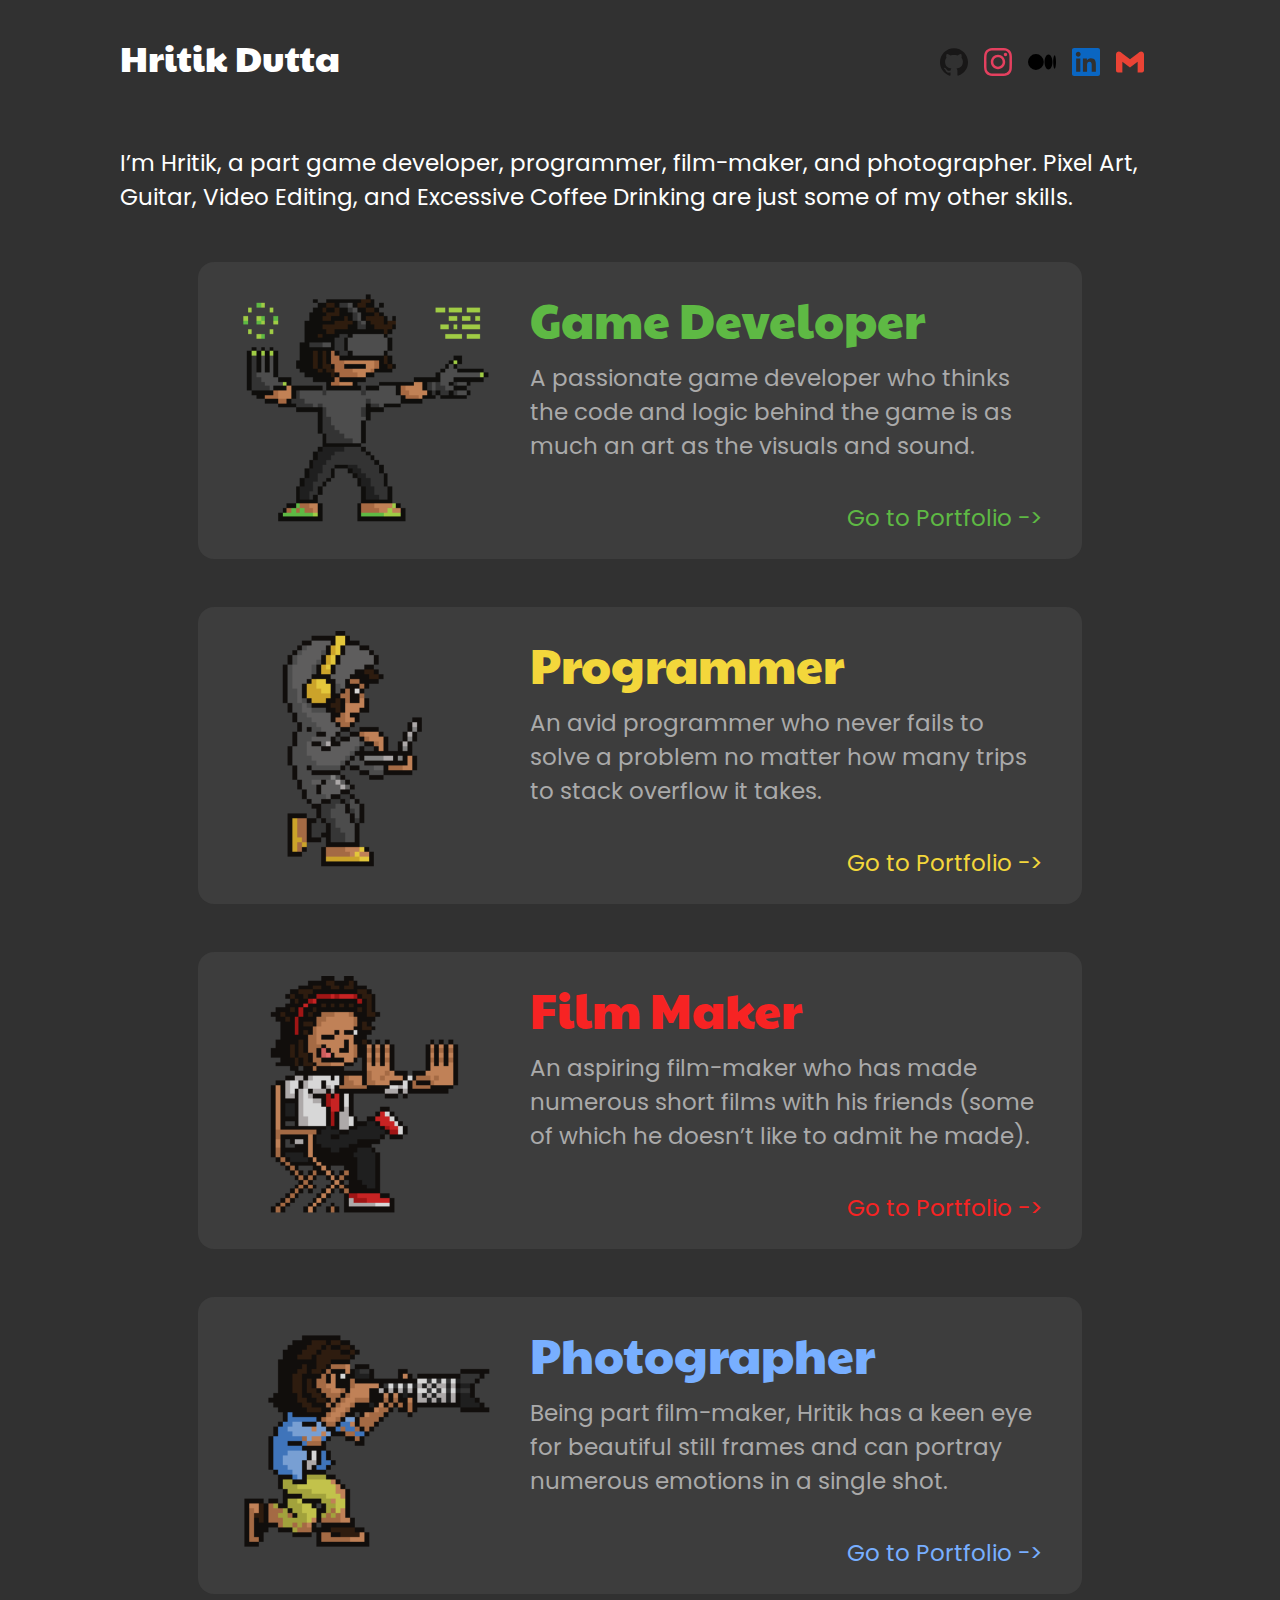
<file: index.html>
<!DOCTYPE html>
<html lang="en">
<head>
    <meta charset="UTF-8">
    <meta http-equiv="X-UA-Compatible" content="IE=edge">
    <meta name="viewport" content="width=device-width, initial-scale=1.0">
    <title>Select your Hritik (Work in Progress)</title>
    <link rel="preconnect" href="https://fonts.gstatic.com">
    <link href="https://fonts.googleapis.com/css2?family=Paytone+One&family=Poppins:wght@300&display=swap" rel="stylesheet">
    <link rel="stylesheet" href="style.css" />
    
    <!-- Global site tag (gtag.js) - Google Analytics -->
    <script async src="https://www.googletagmanager.com/gtag/js?id=G-B4QS73RGYC"></script>
    <script>
    window.dataLayer = window.dataLayer || [];
    function gtag(){dataLayer.push(arguments);}
    gtag('js', new Date());

    gtag('config', 'G-B4QS73RGYC');
    </script>
</head>
<body>
    <nav id="navbar" class="home-container">
        <div id="link-container">
            <div id="select-hritik" class="special-text">Hritik Dutta</div>
        </div>
        <div id="details">
            <a class="social-link" href="https://github.com/HritikDutta">
                    <img src="res/icons/links/github.svg" style="fill: #181717;" alt="GitHub" />
                </a>
            <a class="social-link" href="https://www.instagram.com/isnt.a.gram/">
                    <img src="res/icons/links/instagram.svg" style="fill: #E4405F;" alt="Instagram" />
                </a>
            <a class="social-link" href="https://medium.com/@threewaydude">
                    <img src="res/icons/links/medium.svg" style="fill: #000000;" alt="Medium Blog" />
                </a>
            <a class="social-link" href="https://www.linkedin.com/in/hritik-dutta-a2b498154/">
                    <img src="res/icons/links/linkedin.svg" style="fill: #0A66C2;" alt="LinkedIn" />
                </a>
            <a class="social-link" href="mailto:dutta.hritik@gmail.com">
                    <img src="res/icons/links/gmail.svg" style="fill: #EA4335;" alt="Gmail" />
                </a>
            </div>
    </nav>
    <section class="home-container">
        <p id="main-blurb">I’m Hritik, a part game developer, programmer, film-maker, and photographer. Pixel Art, Guitar, Video Editing, and Excessive Coffee Drinking are just some of my other skills.</p>

        <a class="character-link" href="Game Developer.html">
                <div class="character-card">
                    <div id="hero-image-section"><img src="res/images/game-dev.png" alt="Game DeveloperPersona" class="hero-image" /></div>
                    <div class="character-info">
                        <h1 class="special-text" style="color:#5eb944">Game Developer</h1>
                        <p>
                            A passionate game developer who thinks the code and logic behind the game is as much an art as the visuals and sound.</p>
                        <div class="portfolio-link" style="color:#5eb944">
                            <div>
                                Go to Portfolio ->
                            </div>
                        </div>
                    </div>
                </div>
            </a>
        <a class="character-link" href="Programmer.html">
                <div class="character-card">
                    <div id="hero-image-section"><img src="res/images/programmer.png" alt="ProgrammerPersona" class="hero-image" /></div>
                    <div class="character-info">
                        <h1 class="special-text" style="color:#f3d73b">Programmer</h1>
                        <p>
                            An avid programmer who never fails to solve a problem no matter how many trips to stack overflow it takes.</p>
                        <div class="portfolio-link" style="color:#f3d73b">
                            <div>
                                Go to Portfolio ->
                            </div>
                        </div>
                    </div>
                </div>
            </a>
        <a class="character-link" href="Film Maker.html">
                <div class="character-card">
                    <div id="hero-image-section"><img src="res/images/filmmaker.png" alt="Film MakerPersona" class="hero-image" /></div>
                    <div class="character-info">
                        <h1 class="special-text" style="color:#f72323">Film Maker</h1>
                        <p>
                            An aspiring film-maker who has made numerous short films with his friends (some of which he doesn’t like to admit he made).</p>
                        <div class="portfolio-link" style="color:#f72323">
                            <div>
                                Go to Portfolio ->
                            </div>
                        </div>
                    </div>
                </div>
            </a>
        <a class="character-link" href="Photographer.html">
                <div class="character-card">
                    <div id="hero-image-section"><img src="res/images/photographer.png" alt="PhotographerPersona" class="hero-image" /></div>
                    <div class="character-info">
                        <h1 class="special-text" style="color:#78afff">Photographer</h1>
                        <p>
                            Being part film-maker, Hritik has a keen eye for beautiful still frames and can portray numerous emotions in a single shot.</p>
                        <div class="portfolio-link" style="color:#78afff">
                            <div>
                                Go to Portfolio ->
                            </div>
                        </div>
                    </div>
                </div>
            </a>
        </section>
</body>
</html>
</file>
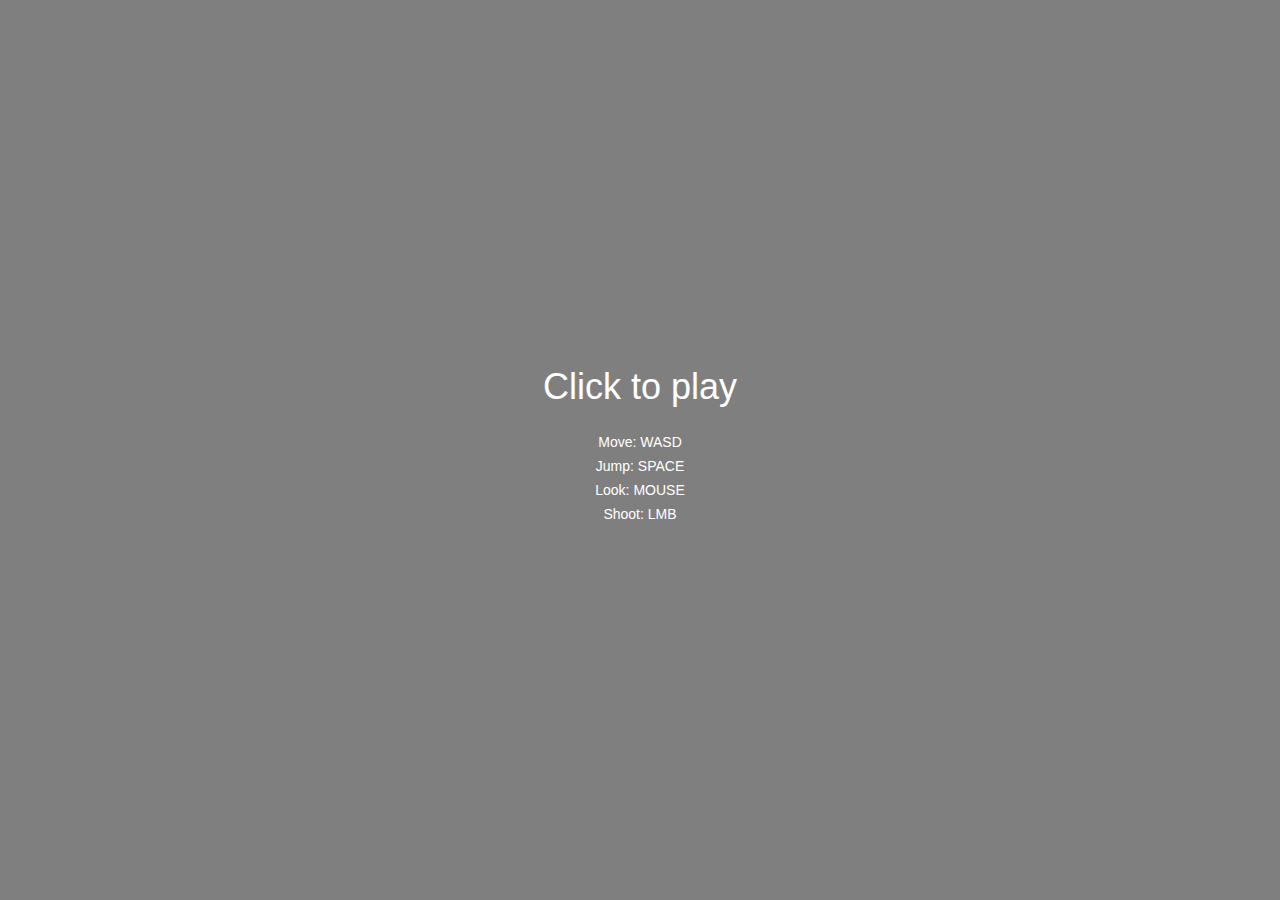
<file: game/index.html>
<!DOCTYPE html>
<html lang="en">
	<head>
		<title>Super Smash Browse</title>
		<meta charset="utf-8">
		<meta name="viewport" content="width=device-width, user-scalable=no, minimum-scale=1.0, maximum-scale=1.0">
		<!-- <link type="text/css" rel="stylesheet" href="main.css"> -->
		<style>
            body {
                margin: 0;
                padding: 0;
            }

			#blocker {
				position: absolute;
				width: 100%;
				height: 100%;
				background-color: rgba(0,0,0,0.5);
			}

			#instructions {
				width: 100%;
				height: 100%;

				display: -webkit-box;
				display: -moz-box;
				display: box;

				-webkit-box-orient: horizontal;
				-moz-box-orient: horizontal;
				box-orient: horizontal;

				-webkit-box-pack: center;
				-moz-box-pack: center;
				box-pack: center;

				-webkit-box-align: center;
				-moz-box-align: center;
				box-align: center;

				color: #ffffff;
				text-align: center;
				font-family: Arial;
				font-size: 14px;
				line-height: 24px;

				cursor: pointer;
			}

			#game-ui {
				display: -webkit-box;
				display: -moz-box;
				display: box;

				-webkit-box-orient: horizontal;
				-moz-box-orient: horizontal;
				box-orient: horizontal;

				-webkit-box-pack: center;
				-moz-box-pack: center;
				box-pack: center;

				-webkit-box-align: center;
				-moz-box-align: center;
				box-align: center;

				position: absolute;
				width: 100%;
				height: 100%;
				text-align: center;
				font-family: monospace;
				font-size: 30px;
				font-weight: 1000;
				color: #7fffd4;
			}
		</style>
	</head>
	<body>
		<div id="game-ui" style="display: none;">
			(+)
		</div>
		<div id="blocker">
			<div id="instructions">
				<span style="font-size:36px">Click to play</span>
				<br /><br />
				Move: WASD<br/>
				Jump: SPACE<br/>
				Look: MOUSE<br />
				Shoot: LMB
			</div>
		</div>

		<script src="js/ammo.js"></script>
		<script type="module">
			import * as THREE from './js/three.module.js';
            import { Player } from './js/Player.js';
			import { GLTFLoader } from 'https://threejsfundamentals.org/threejs/resources/threejs/r127/examples/jsm/loaders/GLTFLoader.js';

			let camera, scene, renderer, player;
			let physicsWorld, rigidBodies = [], tmpTrans;
			let defaultCollisionMask = 1;

			const STATE = { DISABLE_DEACTIVAION: 4 };

			let prevTime = performance.now();
			const vertex = new THREE.Vector3();
			const color = new THREE.Color();

			// Initialize Ammo
			Ammo().then(() => {
				init();
				animate();
			});

			function setupPhysicsWorld() {
				let collisionConfig 	 = new Ammo.btDefaultCollisionConfiguration(),
					dispatcher 			 = new Ammo.btCollisionDispatcher(collisionConfig),
					overlappingPairCache = new Ammo.btDbvtBroadphase(),
					solver 				 = new Ammo.btSequentialImpulseConstraintSolver();

				physicsWorld = new Ammo.btDiscreteDynamicsWorld(dispatcher, overlappingPairCache, solver, collisionConfig);
				physicsWorld.setGravity(new Ammo.btVector3(0, -100, 0));
			}

			function createFloor() {
				let pos   = { x: 0, y: 0, z: 0 };
				let scale = { x: 2000, y: 0.1, z: 2000 };
				let quat  = { x: 0, y: 0, z: 0, w: 1 };
				let mass  = 0;

				let floorBlock = new THREE.Mesh(new THREE.BoxGeometry(), new THREE.MeshPhongMaterial({ color: 0x808882 }));
				floorBlock.position.copy(pos);
				floorBlock.scale.copy(scale);

				floorBlock.recieveShadow = true;
				
				scene.add(floorBlock);

				let transform = new Ammo.btTransform();
				transform.setIdentity();
				transform.setOrigin(new Ammo.btVector3(pos.x, pos.y, pos.z));
				transform.setRotation(new Ammo.btQuaternion(quat.x, quat.y, quat.z, quat.w));
				let motionState = new Ammo.btDefaultMotionState(transform);

				let colShape = new Ammo.btBoxShape(new Ammo.btVector3(scale.x * 0.5, scale.y * 0.5, scale.z * 0.5))
				colShape.setMargin(0.05);

				let localInertia = new Ammo.btVector3(0, 0, 0);
				colShape.calculateLocalInertia(mass, localInertia);

				let rbInfo = new Ammo.btRigidBodyConstructionInfo(mass, motionState, colShape, localInertia);
				let body = new Ammo.btRigidBody(rbInfo);

				body.setFriction(4);
				body.setRollingFriction(4);
				body.setActivationState(STATE.DISABLE_DEACTIVAION);

				physicsWorld.addRigidBody(body, defaultCollisionMask, defaultCollisionMask);
			}

			function createBlock(pos, boxGeometry, colShape) {
				let quat  = { x: 0, y: 0, z: 0, w: 1 };
				let mass  = 1;

				const boxMaterial = new THREE.MeshPhongMaterial( { color: 0xaa4444 } );
				const box = new THREE.Mesh( boxGeometry, boxMaterial );
				box.position.copy(pos);

				box.castShadow = true;
				box.recieveShadow = true;

				scene.add( box );

				let transform = new Ammo.btTransform();
				transform.setIdentity();
				transform.setOrigin(new Ammo.btVector3(pos.x, pos.y, pos.z));
				transform.setRotation(new Ammo.btQuaternion(quat.x, quat.y, quat.z, quat.w))
				let motionState = new Ammo.btDefaultMotionState(transform);

				let localInertia = new Ammo.btVector3(0, 0, 0);
				colShape.calculateLocalInertia(mass, localInertia);

				let rbInfo = new Ammo.btRigidBodyConstructionInfo(mass, motionState, colShape, localInertia);
				let body = new Ammo.btRigidBody(rbInfo);

				body.setFriction(4);
				body.setRollingFriction(4);
				body.setActivationState(STATE.DISABLE_DEACTIVAION);

				physicsWorld.addRigidBody(body, defaultCollisionMask, defaultCollisionMask);

				box.userData.physicsBody = body;
				rigidBodies.push(box);
			}

			function loadModelAndAddToScene(modelpath) {

				const gltfLoader = new GLTFLoader();

				gltfLoader.load(modelpath, (gltf) => {
				const root = gltf.scene;
				scene.add(root);

			});
			}

			function updatePhysics(deltaTime) {
				physicsWorld.stepSimulation(deltaTime, 10);

				for (let i = 0; i < rigidBodies.length; i++) {
					let box = rigidBodies[i];
					let rb = box.userData.physicsBody;
					let ms = rb.getMotionState();

					if (ms) {
						ms.getWorldTransform(tmpTrans);
						let p = tmpTrans.getOrigin();
						let q = tmpTrans.getRotation();
						box.position.set(p.x(), p.y(), p.z());
						box.quaternion.set(q.x(), q.y(), q.z(), q.w());
					}
				}
			}

			function init() {
				setupPhysicsWorld();
				tmpTrans = new Ammo.btTransform();

				camera = new THREE.PerspectiveCamera( 75, window.innerWidth / window.innerHeight, 1, 1000 );
				camera.position.y = 10;

				scene = new THREE.Scene();
				scene.background = new THREE.Color( 0xffffff );
				scene.fog = new THREE.Fog( 0xffffff, 0, 750 );

				const light = new THREE.HemisphereLight( 0xeeeeff, 0x777788, 0.75 );
				light.position.set( 0.5, 1, 0.75 );
				scene.add( light );

				//Add directional light
				let dirLight = new THREE.DirectionalLight(0xffffff, 1);
				dirLight.color.setHSL(0.1, 1, 0.95);
				dirLight.position.set(-1, 1.75, 1);
				dirLight.position.multiplyScalar(100);
				scene.add(dirLight);

				dirLight.castShadow = true;

				dirLight.shadow.mapSize.width = 2048;
				dirLight.shadow.mapSize.height = 2048;

				let d = 50;

				dirLight.shadow.camera.left = -d;
				dirLight.shadow.camera.right = d;
				dirLight.shadow.camera.top = d;
				dirLight.shadow.camera.bottom = -d;

				dirLight.shadow.camera.far = 13500;

                player = new Player(camera);

				const blocker = document.getElementById( 'blocker' );
				const instructions = document.getElementById( 'instructions' );
				const gameui = document.getElementById( 'game-ui' );

				instructions.addEventListener( 'click', function () {
					player.controls.lock();
				} );

				player.controls.addEventListener( 'lock', function () {
					instructions.style.display = 'none';
					blocker.style.display = 'none';
					gameui.style.display = '';
				} );

				player.controls.addEventListener( 'unlock', function () {
					blocker.style.display = 'block';
					instructions.style.display = '';
					gameui.style.display = 'none';
				} );

				scene.add( player.object );

				createFloor();

				const boxGeometry = new THREE.BoxGeometry( 20, 20, 20 );

				for ( let i = 0; i < 100; i ++ ) {
					const pos = new THREE.Vector3();
					pos.x = Math.floor( Math.random() * 6 - 3 ) * 20;
					pos.y = Math.floor( Math.random() * 50 ) * 20 + 10;
					pos.z = Math.floor( Math.random() * 6 - 3 ) * 20;

					let colShape = new Ammo.btBoxShape(new Ammo.btVector3(10, 10, 10));
					colShape.setMargin(0.05);

					createBlock(pos, boxGeometry, colShape);
				}

				// loadModelAndAddToScene('res/models/map-prototype/scene.gltf');

				//

				renderer = new THREE.WebGLRenderer( { antialias: true } );
				renderer.setPixelRatio( window.devicePixelRatio );
				renderer.setSize( window.innerWidth, window.innerHeight );
            	renderer.shadowMap.enabled = true;
				document.body.appendChild( renderer.domElement );

				//

				window.addEventListener( 'resize', onWindowResize );

			}

			function onWindowResize() {

				camera.aspect = window.innerWidth / window.innerHeight;
				camera.updateProjectionMatrix();

				renderer.setSize( window.innerWidth, window.innerHeight );

			}

			function animate() {
				requestAnimationFrame( animate );

				const time = performance.now();

				if ( player.controls.isLocked === true ) {
					const deltaTime = ( time - prevTime ) / 1000;
					updatePhysics(deltaTime);
                    player.update(deltaTime, scene, physicsWorld);
                }

                prevTime = time;
				renderer.render( scene, camera );
			}

		</script>
 	</body>
</html>
</file>
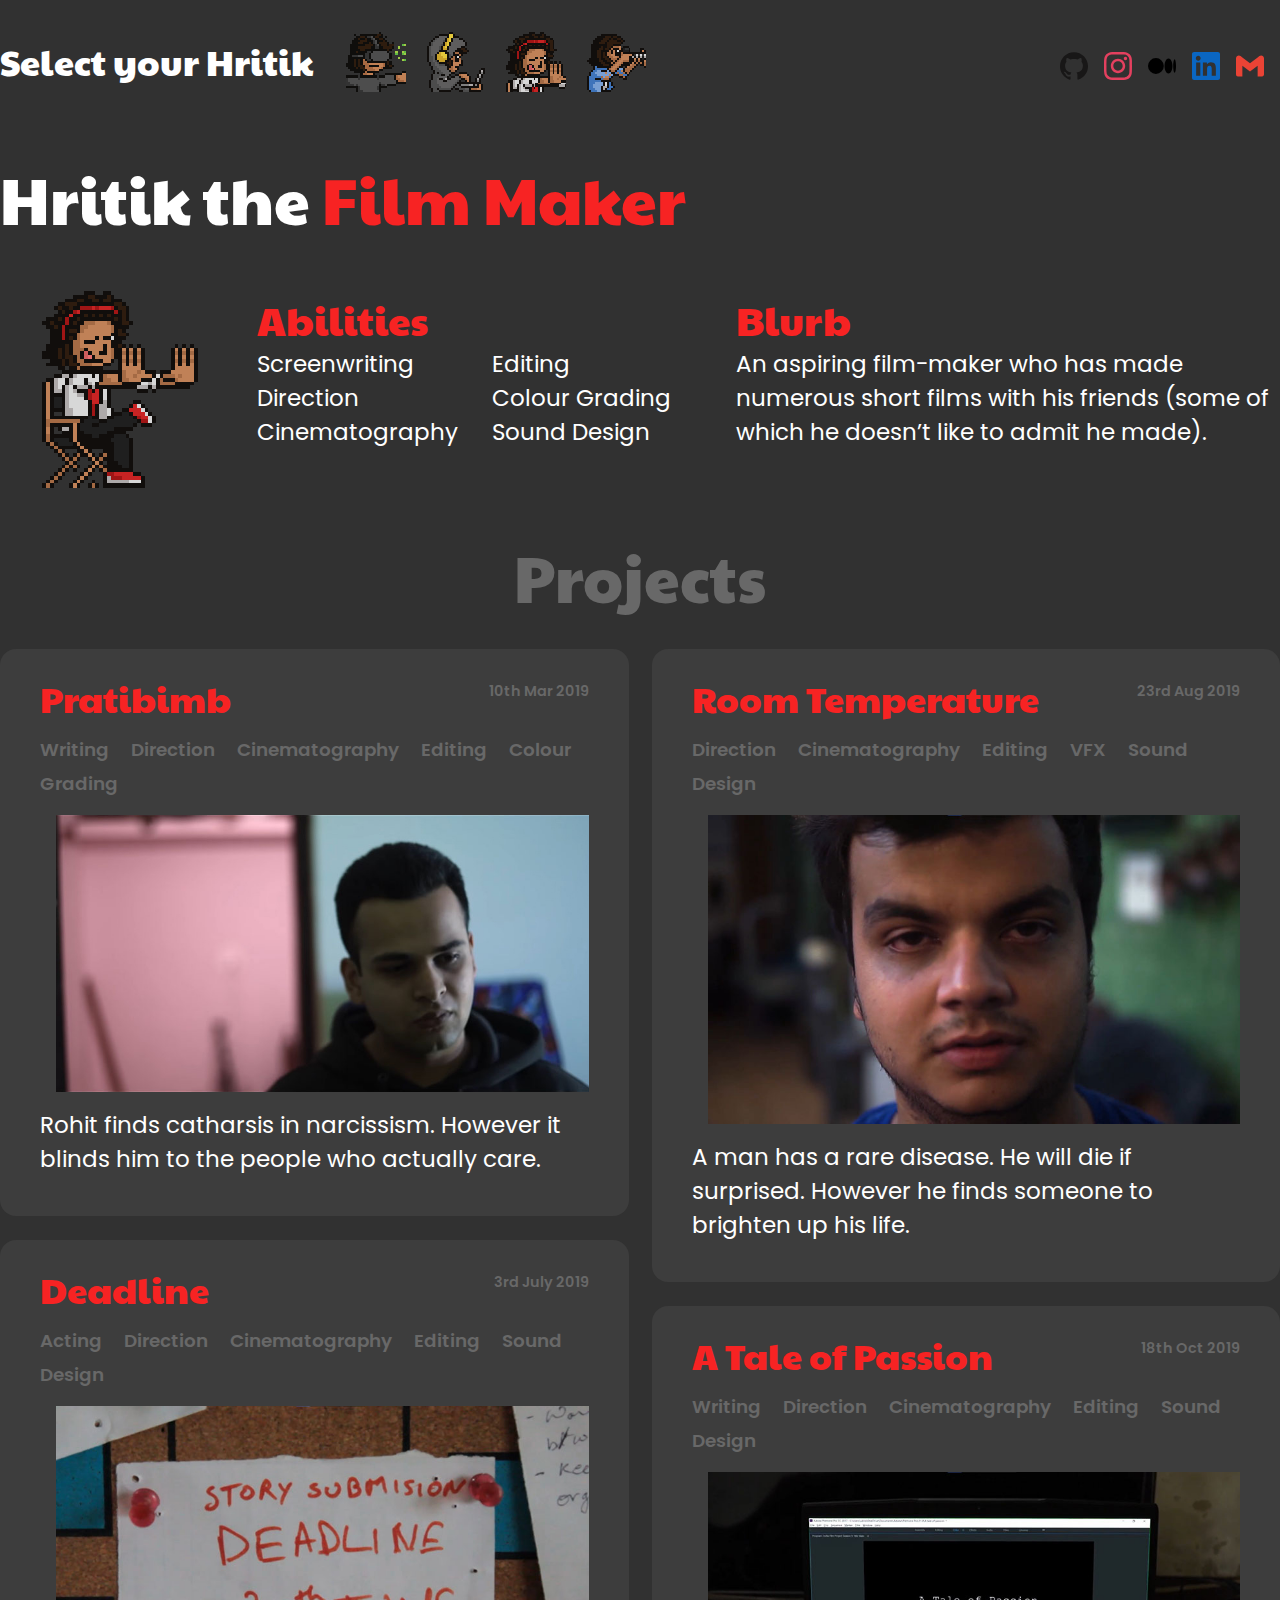
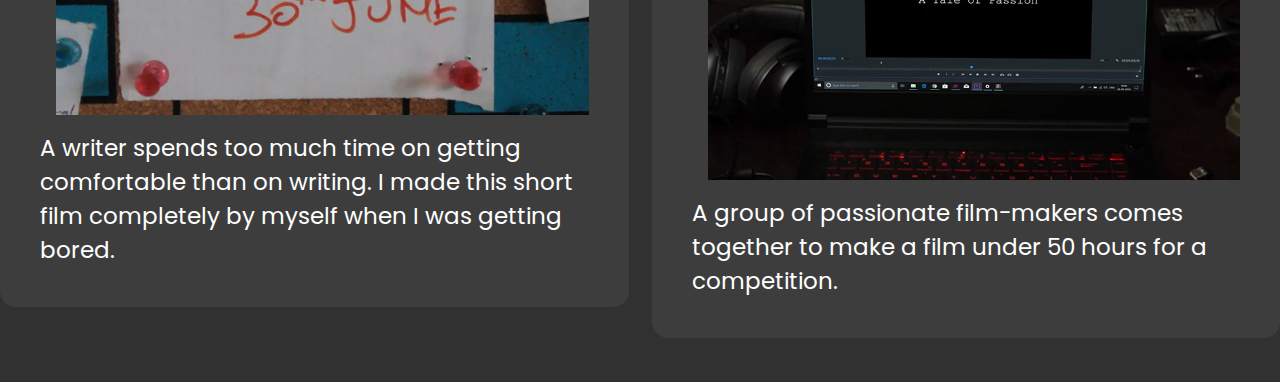
<file: Film Maker.html>
<!DOCTYPE html>
<html lang="en">
<head>
    <meta charset="UTF-8">
    <meta http-equiv="X-UA-Compatible" content="IE=edge">
    <meta name="viewport" content="width=device-width, initial-scale=1.0">
    <title>Hritik the Film Maker</title>
    <link rel="preconnect" href="https://fonts.gstatic.com">
    <link href="https://fonts.googleapis.com/css2?family=Paytone+One&family=Poppins:wght@300&display=swap" rel="stylesheet">
    <link rel="stylesheet" href="style.css" />
    <link rel="shortcut icon" href="res/icons/filmmaker.png" />
    <style>
        .signature-color {
            color: #f72323;
        }
    </style>

    <!-- Global site tag (gtag.js) - Google Analytics -->
    <script async src="https://www.googletagmanager.com/gtag/js?id=G-B4QS73RGYC"></script>
    <script>
    window.dataLayer = window.dataLayer || [];
    function gtag(){dataLayer.push(arguments);}
    gtag('js', new Date());

    gtag('config', 'G-B4QS73RGYC');
    </script>
</head>
<body>
    <nav id="navbar" class="container">
        <div id="link-container">
            <div id="select-hritik" class="special-text">Select your Hritik</div>
            <div id="links" class="special-text">
                <div class="link">
                    <a href="Game Developer.html"><img src="res/icons/game-dev.png" /></a>
                        <h6 style="color: #5eb944;">Game Developer</h6>
                    </div>
                <div class="link">
                    <a href="Programmer.html"><img src="res/icons/programmer.png" /></a>
                        <h6 style="color: #f3d73b;">Programmer</h6>
                    </div>
                <div class="link selected">
                    <a href="Film Maker.html"><img src="res/icons/filmmaker.png" /></a>
                        <h6 style="color: #f72323;">Film Maker</h6>
                    </div>
                <div class="link">
                    <a href="Photographer.html"><img src="res/icons/photographer.png" /></a>
                        <h6 style="color: #78afff;">Photographer</h6>
                    </div>
                </div>
        </div>
        <div id="details">
            <a class="social-link" href="https://github.com/HritikDutta">
                    <img src="res/icons/links/github.svg" style="fill: #181717;" alt="GitHub" />
                </a>
            <a class="social-link" href="https://www.instagram.com/isnt.a.gram/">
                    <img src="res/icons/links/instagram.svg" style="fill: #E4405F;" alt="Instagram" />
                </a>
            <a class="social-link" href="https://medium.com/@threewaydude">
                    <img src="res/icons/links/medium.svg" style="fill: #000000;" alt="Medium Blog" />
                </a>
            <a class="social-link" href="https://www.linkedin.com/in/hritik-dutta-a2b498154/">
                    <img src="res/icons/links/linkedin.svg" style="fill: #0A66C2;" alt="LinkedIn" />
                </a>
            <a class="social-link" href="mailto:dutta.hritik@gmail.com">
                    <img src="res/icons/links/gmail.svg" style="fill: #EA4335;" alt="Gmail" />
                </a>
            </div>
    </nav>

    <section id="about-character" class="container">
        <h1 class="special-text">Hritik the <span class="signature-color">Film Maker</span></h1>
        <div id="about">
            <div id="hero-image-section"><img src="res/images/filmmaker.png" alt="Film MakerPersona" class="hero-image" /></div>
            <div id="abilities">
                <h3 class="special-text signature-color">Abilities</h3>
                <div id="ability-list">
                    <div>Screenwriting</div>
                    <div>Direction</div>
                    <div>Cinematography</div>
                    <div>Editing</div>
                    <div>Colour Grading</div>
                    <div>Sound Design</div>
                    </div>
            </div>
            <div id="blurb">
                <h3 class="special-text signature-color">Blurb</h3>
                <p>
                    An aspiring film-maker who has made numerous short films with his friends (some of which he doesn’t like to admit he made).</p>
            </div>
        </div>
    </section>

    <section id="projects" class="container">
        <h1 id="projects-header" class="special-text grey-text">Projects</h1>
        <div id="project-list">
            <!-- Project: Pratibimb-->
                <div class="project-card">
                    <nav>
                        <a href="https://youtu.be/vRULSmAdJm0" class="project-title special-text signature-color">Pratibimb</a>
                        <div class="project-date grey-text">10th Mar 2019</div>
                    </nav>
                    <ul>
                        <li class="project-skill grey-text">Writing</li>
                        <li class="project-skill grey-text">Direction</li>
                        <li class="project-skill grey-text">Cinematography</li>
                        <li class="project-skill grey-text">Editing</li>
                        <li class="project-skill grey-text">Colour Grading</li>
                        </ul>
                    <div class="image-scroll">
                        <img src="res/images/films/01-Pratibimb/thumbnail_01.jpg" />
                        <img src="res/images/films/01-Pratibimb/thumbnail_02.jpg" />
                        <img src="res/images/films/01-Pratibimb/thumbnail_03.jpg" />
                        <img src="res/images/films/01-Pratibimb/thumbnail_04.jpg" />
                        </div>
                    <p>
                        Rohit finds catharsis in narcissism. However it blinds him to the people who actually care.</p>
                </div>
            <!-- Project: Deadline-->
                <div class="project-card">
                    <nav>
                        <a href="https://youtu.be/Q7KG49R1Of0" class="project-title special-text signature-color">Deadline</a>
                        <div class="project-date grey-text">3rd July 2019</div>
                    </nav>
                    <ul>
                        <li class="project-skill grey-text">Acting</li>
                        <li class="project-skill grey-text">Direction</li>
                        <li class="project-skill grey-text">Cinematography</li>
                        <li class="project-skill grey-text">Editing</li>
                        <li class="project-skill grey-text">Sound Design</li>
                        </ul>
                    <div class="image-scroll">
                        <img src="res/images/films/02-Deadline/thumbnail_01.jpg" />
                        <img src="res/images/films/02-Deadline/thumbnail_02.jpg" />
                        <img src="res/images/films/02-Deadline/thumbnail_03.jpg" />
                        </div>
                    <p>
                        A writer spends too much time on getting comfortable than on writing. I made this short film completely by myself when I was getting bored.</p>
                </div>
            <!-- Project: Room Temperature-->
                <div class="project-card">
                    <nav>
                        <a href="https://youtu.be/2vQ4EzGkUpk" class="project-title special-text signature-color">Room Temperature</a>
                        <div class="project-date grey-text">23rd Aug 2019</div>
                    </nav>
                    <ul>
                        <li class="project-skill grey-text">Direction</li>
                        <li class="project-skill grey-text">Cinematography</li>
                        <li class="project-skill grey-text">Editing</li>
                        <li class="project-skill grey-text">VFX</li>
                        <li class="project-skill grey-text">Sound Design</li>
                        </ul>
                    <div class="image-scroll">
                        <img src="res/images/films/03-Room Temperature/thumbnail_01.jpg" />
                        <img src="res/images/films/03-Room Temperature/thumbnail_02.jpg" />
                        <img src="res/images/films/03-Room Temperature/thumbnail_03.jpg" />
                        <img src="res/images/films/03-Room Temperature/thumbnail_04.jpg" />
                        </div>
                    <p>
                        A man has a rare disease. He will die if surprised. However he finds someone to brighten up his life.</p>
                </div>
            <!-- Project: A Tale of Passion-->
                <div class="project-card">
                    <nav>
                        <a href="https://youtu.be/jzz1xMU5YCs" class="project-title special-text signature-color">A Tale of Passion</a>
                        <div class="project-date grey-text">18th Oct 2019</div>
                    </nav>
                    <ul>
                        <li class="project-skill grey-text">Writing</li>
                        <li class="project-skill grey-text">Direction</li>
                        <li class="project-skill grey-text">Cinematography</li>
                        <li class="project-skill grey-text">Editing</li>
                        <li class="project-skill grey-text">Sound Design</li>
                        </ul>
                    <div class="image-scroll">
                        <img src="res/images/films/04-A Tale of Passion/thumbnail_01.jpg" />
                        <img src="res/images/films/04-A Tale of Passion/thumbnail_02.jpg" />
                        <img src="res/images/films/04-A Tale of Passion/thumbnail_03.jpg" />
                        <img src="res/images/films/04-A Tale of Passion/thumbnail_04.jpg" />
                        <img src="res/images/films/04-A Tale of Passion/thumbnail_05.jpg" />
                        <img src="res/images/films/04-A Tale of Passion/thumbnail_06.jpg" />
                        </div>
                    <p>
                        A group of passionate film-makers comes together to make a film under 50 hours for a competition.</p>
                </div>
            </div>
    </section>
</body>
</html>
</file>
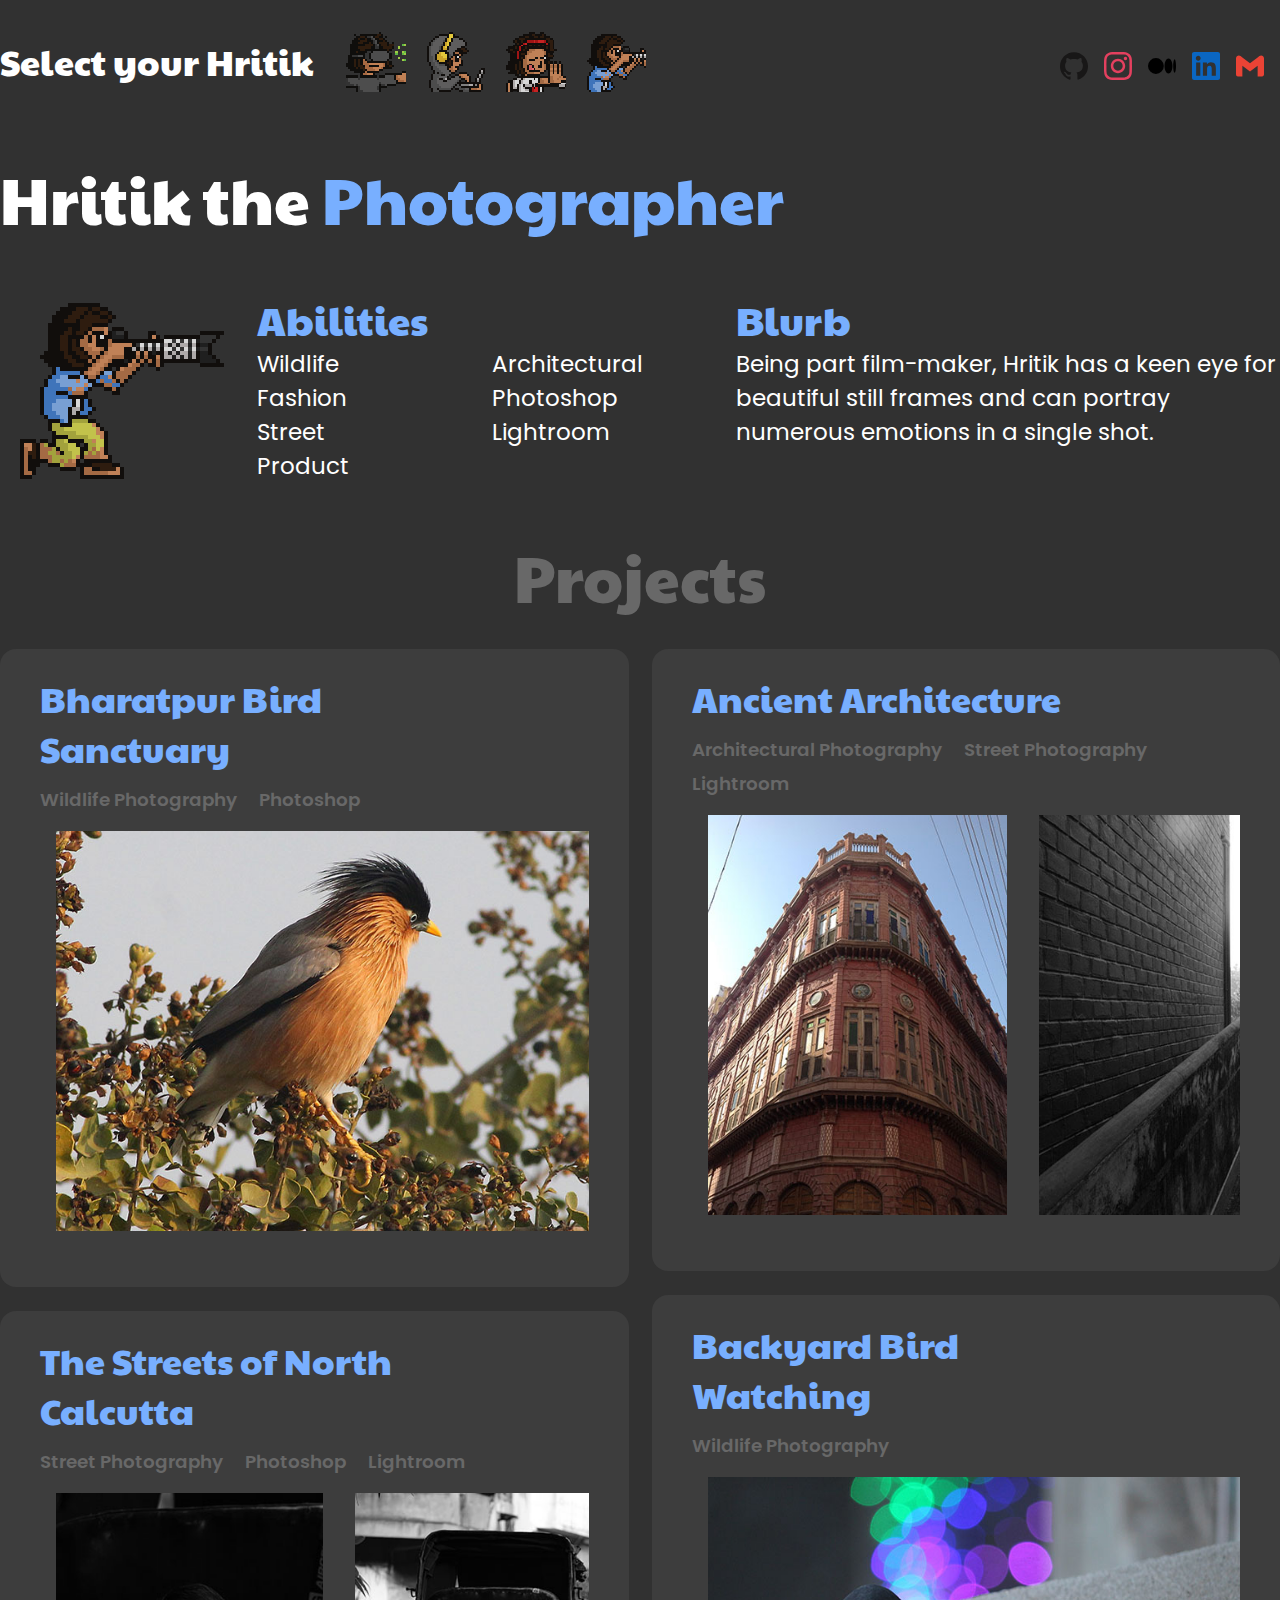
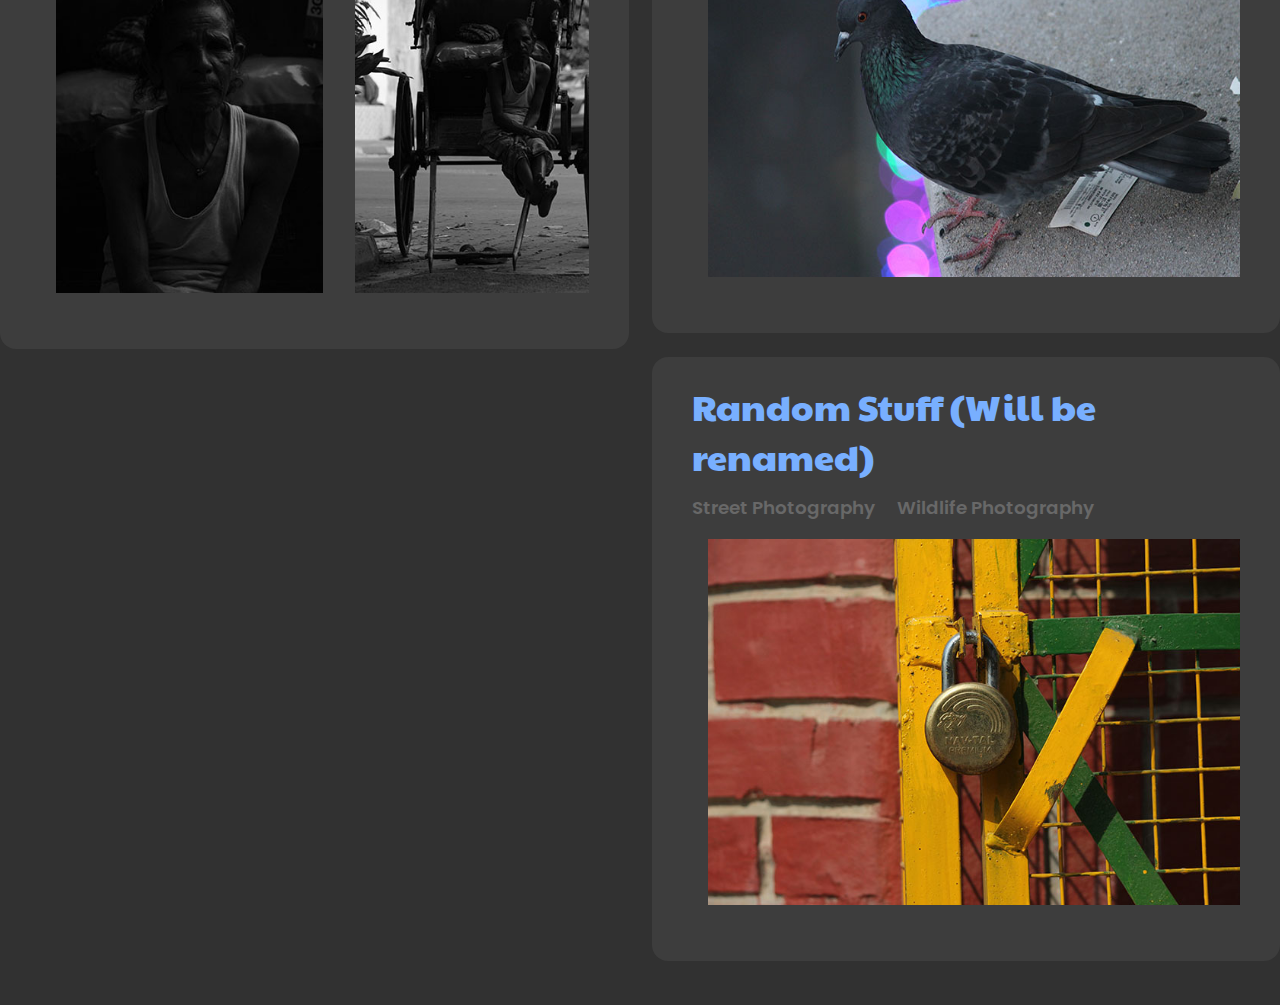
<file: Photographer.html>
<!DOCTYPE html>
<html lang="en">
<head>
    <meta charset="UTF-8">
    <meta http-equiv="X-UA-Compatible" content="IE=edge">
    <meta name="viewport" content="width=device-width, initial-scale=1.0">
    <title>Hritik the Photographer</title>
    <link rel="preconnect" href="https://fonts.gstatic.com">
    <link href="https://fonts.googleapis.com/css2?family=Paytone+One&family=Poppins:wght@300&display=swap" rel="stylesheet">
    <link rel="stylesheet" href="style.css" />
    <link rel="shortcut icon" href="res/icons/photographer.png" />
    <style>
        .signature-color {
            color: #78afff;
        }
    </style>

    <!-- Global site tag (gtag.js) - Google Analytics -->
    <script async src="https://www.googletagmanager.com/gtag/js?id=G-B4QS73RGYC"></script>
    <script>
    window.dataLayer = window.dataLayer || [];
    function gtag(){dataLayer.push(arguments);}
    gtag('js', new Date());

    gtag('config', 'G-B4QS73RGYC');
    </script>
</head>
<body>
    <nav id="navbar" class="container">
        <div id="link-container">
            <div id="select-hritik" class="special-text">Select your Hritik</div>
            <div id="links" class="special-text">
                <div class="link">
                    <a href="Game Developer.html"><img src="res/icons/game-dev.png" /></a>
                        <h6 style="color: #5eb944;">Game Developer</h6>
                    </div>
                <div class="link">
                    <a href="Programmer.html"><img src="res/icons/programmer.png" /></a>
                        <h6 style="color: #f3d73b;">Programmer</h6>
                    </div>
                <div class="link">
                    <a href="Film Maker.html"><img src="res/icons/filmmaker.png" /></a>
                        <h6 style="color: #f72323;">Film Maker</h6>
                    </div>
                <div class="link selected">
                    <a href="Photographer.html"><img src="res/icons/photographer.png" /></a>
                        <h6 style="color: #78afff;">Photographer</h6>
                    </div>
                </div>
        </div>
        <div id="details">
            <a class="social-link" href="https://github.com/HritikDutta">
                    <img src="res/icons/links/github.svg" style="fill: #181717;" alt="GitHub" />
                </a>
            <a class="social-link" href="https://www.instagram.com/isnt.a.gram/">
                    <img src="res/icons/links/instagram.svg" style="fill: #E4405F;" alt="Instagram" />
                </a>
            <a class="social-link" href="https://medium.com/@threewaydude">
                    <img src="res/icons/links/medium.svg" style="fill: #000000;" alt="Medium Blog" />
                </a>
            <a class="social-link" href="https://www.linkedin.com/in/hritik-dutta-a2b498154/">
                    <img src="res/icons/links/linkedin.svg" style="fill: #0A66C2;" alt="LinkedIn" />
                </a>
            <a class="social-link" href="mailto:dutta.hritik@gmail.com">
                    <img src="res/icons/links/gmail.svg" style="fill: #EA4335;" alt="Gmail" />
                </a>
            </div>
    </nav>

    <section id="about-character" class="container">
        <h1 class="special-text">Hritik the <span class="signature-color">Photographer</span></h1>
        <div id="about">
            <div id="hero-image-section"><img src="res/images/photographer.png" alt="PhotographerPersona" class="hero-image" /></div>
            <div id="abilities">
                <h3 class="special-text signature-color">Abilities</h3>
                <div id="ability-list">
                    <div>Wildlife</div>
                    <div>Fashion</div>
                    <div>Street</div>
                    <div>Product</div>
                    <div>Architectural</div>
                    <div>Photoshop</div>
                    <div>Lightroom</div>
                    </div>
            </div>
            <div id="blurb">
                <h3 class="special-text signature-color">Blurb</h3>
                <p>
                    Being part film-maker, Hritik has a keen eye for beautiful still frames and can portray numerous emotions in a single shot.</p>
            </div>
        </div>
    </section>

    <section id="projects" class="container">
        <h1 id="projects-header" class="special-text grey-text">Projects</h1>
        <div id="project-list">
            <!-- Project: Bharatpur Bird Sanctuary-->
                <div class="project-card">
                    <nav>
                        <a href="" class="project-title special-text signature-color">Bharatpur Bird Sanctuary</a>
                        <div class="project-date grey-text"></div>
                    </nav>
                    <ul>
                        <li class="project-skill grey-text">Wildlife Photography</li>
                        <li class="project-skill grey-text">Photoshop</li>
                        </ul>
                    <div class="image-scroll">
                        <img src="res/images/photos/8.jpg" />
                        <img src="res/images/photos/9.jpg" />
                        <img src="res/images/photos/1.jpg" />
                        <img src="res/images/photos/13.jpg" />
                        <img src="res/images/photos/18.jpg" />
                        <img src="res/images/photos/21.jpg" />
                        <img src="res/images/photos/22.jpg" />
                        <img src="res/images/photos/25.jpg" />
                        <img src="res/images/photos/27.jpg" />
                        <img src="res/images/photos/28.jpg" />
                        </div>
                    <p>
                        </p>
                </div>
            <!-- Project: The Streets of North Calcutta-->
                <div class="project-card">
                    <nav>
                        <a href="" class="project-title special-text signature-color">The Streets of North Calcutta</a>
                        <div class="project-date grey-text"></div>
                    </nav>
                    <ul>
                        <li class="project-skill grey-text">Street Photography</li>
                        <li class="project-skill grey-text">Photoshop</li>
                        <li class="project-skill grey-text">Lightroom</li>
                        </ul>
                    <div class="image-scroll">
                        <img src="res/images/photos/IMG_5036.jpg" />
                        <img src="res/images/photos/IMG_5038.jpg" />
                        <img src="res/images/photos/IMG_5083.jpg" />
                        <img src="res/images/photos/IMG_5087.jpg" />
                        <img src="res/images/photos/IMG_5102.jpg" />
                        <img src="res/images/photos/IMG-20160613-WA0002.jpg" />
                        <img src="res/images/photos/IMG-20160613-WA0003.jpg" />
                        </div>
                    <p>
                        </p>
                </div>
            <!-- Project: Ancient Architecture-->
                <div class="project-card">
                    <nav>
                        <a href="" class="project-title special-text signature-color">Ancient Architecture</a>
                        <div class="project-date grey-text"></div>
                    </nav>
                    <ul>
                        <li class="project-skill grey-text">Architectural Photography</li>
                        <li class="project-skill grey-text">Street Photography</li>
                        <li class="project-skill grey-text">Lightroom</li>
                        </ul>
                    <div class="image-scroll">
                        <img src="res/images/photos/IMG_1225.jpg" />
                        <img src="res/images/photos/IMG_9045.jpg" />
                        <img src="res/images/photos/IMG_20190102_161843804.jpg" />
                        <img src="res/images/photos/IMG_20190722_135600.jpg" />
                        </div>
                    <p>
                        </p>
                </div>
            <!-- Project: Backyard Bird Watching-->
                <div class="project-card">
                    <nav>
                        <a href="" class="project-title special-text signature-color">Backyard Bird Watching</a>
                        <div class="project-date grey-text"></div>
                    </nav>
                    <ul>
                        <li class="project-skill grey-text">Wildlife Photography</li>
                        </ul>
                    <div class="image-scroll">
                        <img src="res/images/photos/IMG_2908.jpg" />
                        <img src="res/images/photos/IMG_2969.jpg" />
                        <img src="res/images/photos/3922706_orig.jpg" />
                        <img src="res/images/photos/3938724_orig.jpg" />
                        <img src="res/images/photos/7003542_orig.jpg" />
                        <img src="res/images/photos/7530552_orig.jpg" />
                        </div>
                    <p>
                        </p>
                </div>
            <!-- Project: Random Stuff (Will be renamed)-->
                <div class="project-card">
                    <nav>
                        <a href="" class="project-title special-text signature-color">Random Stuff (Will be renamed)</a>
                        <div class="project-date grey-text"></div>
                    </nav>
                    <ul>
                        <li class="project-skill grey-text">Street Photography</li>
                        <li class="project-skill grey-text">Wildlife Photography</li>
                        </ul>
                    <div class="image-scroll">
                        <img src="res/images/photos/IMG_4877.jpg" />
                        <img src="res/images/photos/IMG_2985.jpg" />
                        <img src="res/images/photos/IMG_2987.jpg" />
                        <img src="res/images/photos/8815315_orig.jpg" />
                        </div>
                    <p>
                        </p>
                </div>
            </div>
    </section>
</body>
</html>
</file>
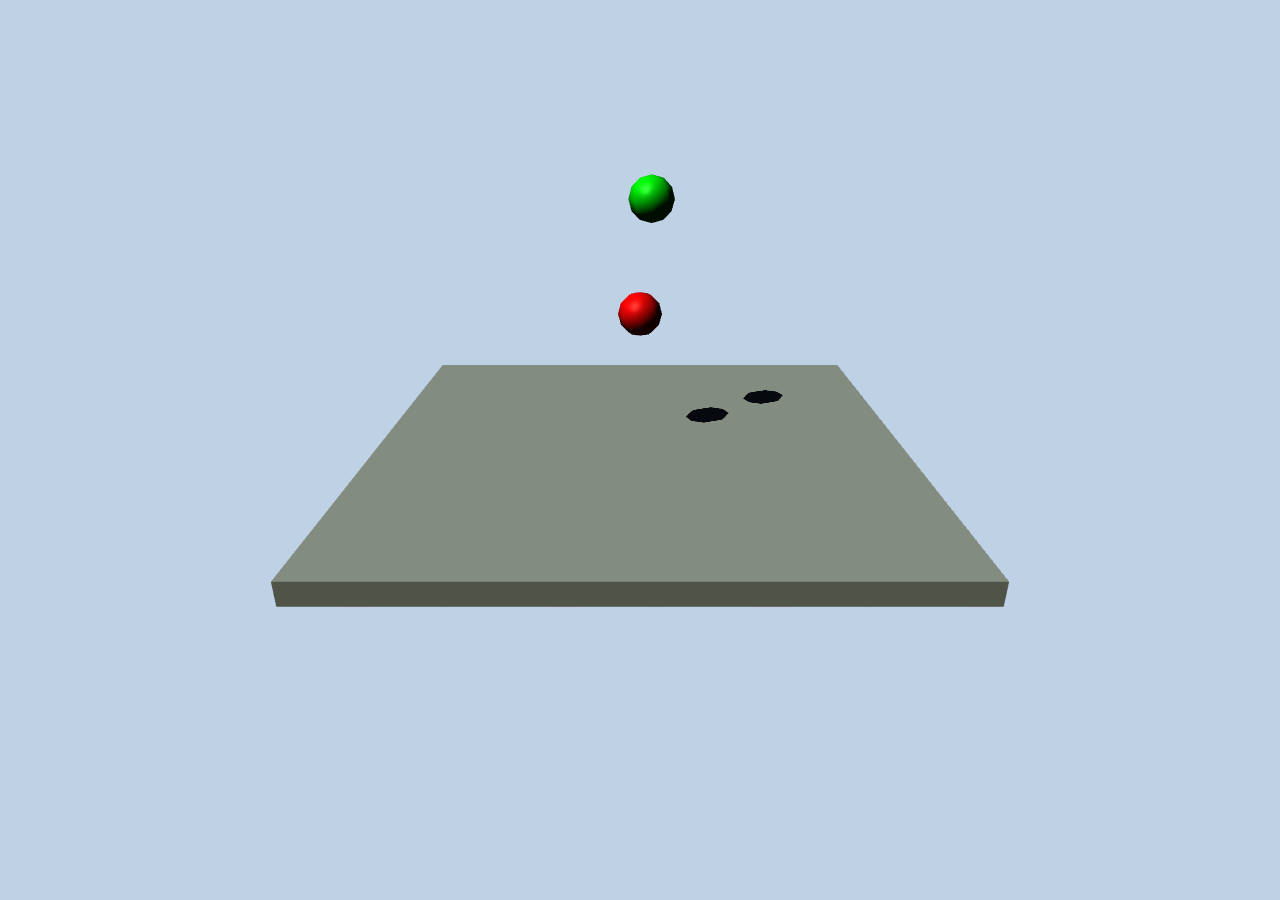
<file: physics-test.html>
<html>

<head>
    <meta charset="utf-8">
    <title>JS 3D Physics</title>
    <style>
        body {
            margin: 0;
        }
    </style>
</head>

<body>
    <script src="js/ammo.js"></script>
    <script type="module">
        import * as THREE from './js/three.module.js'

        //variable declaration section
        let physicsWorld, scene, camera, renderer, rigidBodies = [], tmpTrans;
        let defaultCollisionMask = 1;
        let clock;

        //Ammojs Initialization
        Ammo().then(start);

        function start() {
            tmpTrans = new Ammo.btTransform();

            setupPhysicsWorld();

            setupGraphics();
            createBlock();
            createBall();
            createMaskBall();

            renderFrame();
        }

        function setupPhysicsWorld() {
            let collisionConfiguration = new Ammo.btDefaultCollisionConfiguration(),
                dispatcher = new Ammo.btCollisionDispatcher(collisionConfiguration),
                overlappingPairCache = new Ammo.btDbvtBroadphase(),
                solver = new Ammo.btSequentialImpulseConstraintSolver();

            physicsWorld = new Ammo.btDiscreteDynamicsWorld(dispatcher, overlappingPairCache, solver, collisionConfiguration);
            physicsWorld.setGravity(new Ammo.btVector3(0, -10, 0));
        }

        function setupGraphics() {
            //create clock for timing
            clock = new THREE.Clock();

            //create the scene
            scene = new THREE.Scene();
            scene.background = new THREE.Color(0xbfd1e5);

            //create camera
            camera = new THREE.PerspectiveCamera(60, window.innerWidth / window.innerHeight, 0.2, 5000);
            camera.position.set(0, 30, 70);
            camera.lookAt(new THREE.Vector3(0, 0, 0));

            //Add hemisphere light
            let hemiLight = new THREE.HemisphereLight(0xffffff, 0xffffff, 0.1);
            hemiLight.color.setHSL(0.6, 0.6, 0.6);
            hemiLight.groundColor.setHSL(0.1, 1, 0.4);
            hemiLight.position.set(0, 50, 0);
            scene.add(hemiLight);

            //Add directional light
            let dirLight = new THREE.DirectionalLight(0xffffff, 1);
            dirLight.color.setHSL(0.1, 1, 0.95);
            dirLight.position.set(-1, 1.75, 1);
            dirLight.position.multiplyScalar(100);
            scene.add(dirLight);

            dirLight.castShadow = true;

            dirLight.shadow.mapSize.width = 2048;
            dirLight.shadow.mapSize.height = 2048;

            let d = 50;

            dirLight.shadow.camera.left = -d;
            dirLight.shadow.camera.right = d;
            dirLight.shadow.camera.top = d;
            dirLight.shadow.camera.bottom = -d;

            dirLight.shadow.camera.far = 13500;

            //Setup the renderer
            renderer = new THREE.WebGLRenderer({ antialias: true });
            renderer.setClearColor(0xbfd1e5);
            renderer.setPixelRatio(window.devicePixelRatio);
            renderer.setSize(window.innerWidth, window.innerHeight);
            document.body.appendChild(renderer.domElement);

            renderer.shadowMap.enabled = true;
        }

        function renderFrame() {
            let deltaTime = clock.getDelta();

            updatePhysics(deltaTime);

            renderer.render(scene, camera);

            requestAnimationFrame(renderFrame);
        }

        function createBlock() {
            let pos = { x: 0, y: 0, z: 0 };
            let scale = { x: 50, y: 2, z: 50 };
            let quat = { x: 0, y: 0, z: 0, w: 1 };
            let mass = 0;

            //threeJS Section
            let blockPlane = new THREE.Mesh(new THREE.BoxBufferGeometry(), new THREE.MeshPhongMaterial({ color: 0xa0afa4 }));

            blockPlane.position.set(pos.x, pos.y, pos.z);
            blockPlane.scale.set(scale.x, scale.y, scale.z);

            blockPlane.castShadow = true;
            blockPlane.receiveShadow = true;

            scene.add(blockPlane);

            //Ammojs Section
            let transform = new Ammo.btTransform();
            transform.setIdentity();
            transform.setOrigin(new Ammo.btVector3(pos.x, pos.y, pos.z));
            transform.setRotation(new Ammo.btQuaternion(quat.x, quat.y, quat.z, quat.w));
            let motionState = new Ammo.btDefaultMotionState(transform);

            let colShape = new Ammo.btBoxShape(new Ammo.btVector3(scale.x * 0.5, scale.y * 0.5, scale.z * 0.5));
            colShape.setMargin(0.05);

            let localInertia = new Ammo.btVector3(0, 0, 0);
            colShape.calculateLocalInertia(mass, localInertia);

            let rbInfo = new Ammo.btRigidBodyConstructionInfo(mass, motionState, colShape, localInertia);
            let body = new Ammo.btRigidBody(rbInfo);

            physicsWorld.addRigidBody(body, defaultCollisionMask, defaultCollisionMask);
        }

        function createBall() {
            let pos = { x: 0, y: 20, z: 0 };
            let radius = 2;
            let quat = { x: 0, y: 0, z: 0, w: 1 };
            let mass = 1;

            //threeJS Section
            let ball = new THREE.Mesh(new THREE.SphereBufferGeometry(radius), new THREE.MeshPhongMaterial({ color: 0xff0505 }));

            ball.position.set(pos.x, pos.y, pos.z);

            ball.castShadow = true;
            ball.receiveShadow = true;

            scene.add(ball);


            //Ammojs Section
            let transform = new Ammo.btTransform();
            transform.setIdentity();
            transform.setOrigin(new Ammo.btVector3(pos.x, pos.y, pos.z));
            transform.setRotation(new Ammo.btQuaternion(quat.x, quat.y, quat.z, quat.w));
            let motionState = new Ammo.btDefaultMotionState(transform);

            let colShape = new Ammo.btSphereShape(radius);
            colShape.setMargin(0.05);

            let localInertia = new Ammo.btVector3(0, 0, 0);
            colShape.calculateLocalInertia(mass, localInertia);

            let rbInfo = new Ammo.btRigidBodyConstructionInfo(mass, motionState, colShape, localInertia);
            let body = new Ammo.btRigidBody(rbInfo);


            physicsWorld.addRigidBody(body, defaultCollisionMask, defaultCollisionMask);

            ball.userData.physicsBody = body;
            rigidBodies.push(ball);
        }

        function createMaskBall() {
            let pos = { x: 1, y: 30, z: 0 };
            let radius = 2;
            let quat = { x: 0, y: 0, z: 0, w: 1 };
            let mass = 1;

            //threeJS Section
            let ball = new THREE.Mesh(new THREE.SphereBufferGeometry(radius), new THREE.MeshPhongMaterial({ color: 0x00ff08 }));

            ball.position.set(pos.x, pos.y, pos.z);

            ball.castShadow = true;
            ball.receiveShadow = true;

            scene.add(ball);


            //Ammojs Section
            let transform = new Ammo.btTransform();
            transform.setIdentity();
            transform.setOrigin(new Ammo.btVector3(pos.x, pos.y, pos.z));
            transform.setRotation(new Ammo.btQuaternion(quat.x, quat.y, quat.z, quat.w));
            let motionState = new Ammo.btDefaultMotionState(transform);

            let colShape = new Ammo.btSphereShape(radius);
            colShape.setMargin(0.05);

            let localInertia = new Ammo.btVector3(0, 0, 0);
            colShape.calculateLocalInertia(mass, localInertia);

            let rbInfo = new Ammo.btRigidBodyConstructionInfo(mass, motionState, colShape, localInertia);
            let body = new Ammo.btRigidBody(rbInfo);

            physicsWorld.addRigidBody(body, defaultCollisionMask, defaultCollisionMask);

            ball.userData.physicsBody = body;
            rigidBodies.push(ball);
        }

        function updatePhysics(deltaTime) {
            // Step world
            physicsWorld.stepSimulation(deltaTime, 10);

            // Update rigid bodies
            for (let i = 0; i < rigidBodies.length; i++) {
                let objThree = rigidBodies[i];
                let objAmmo = objThree.userData.physicsBody;
                let ms = objAmmo.getMotionState();
                if (ms) {

                    ms.getWorldTransform(tmpTrans);
                    let p = tmpTrans.getOrigin();
                    let q = tmpTrans.getRotation();
                    objThree.position.set(p.x(), p.y(), p.z());
                    objThree.quaternion.set(q.x(), q.y(), q.z(), q.w());

                }
            }
        }
    </script>
</body>

</html>
</file>
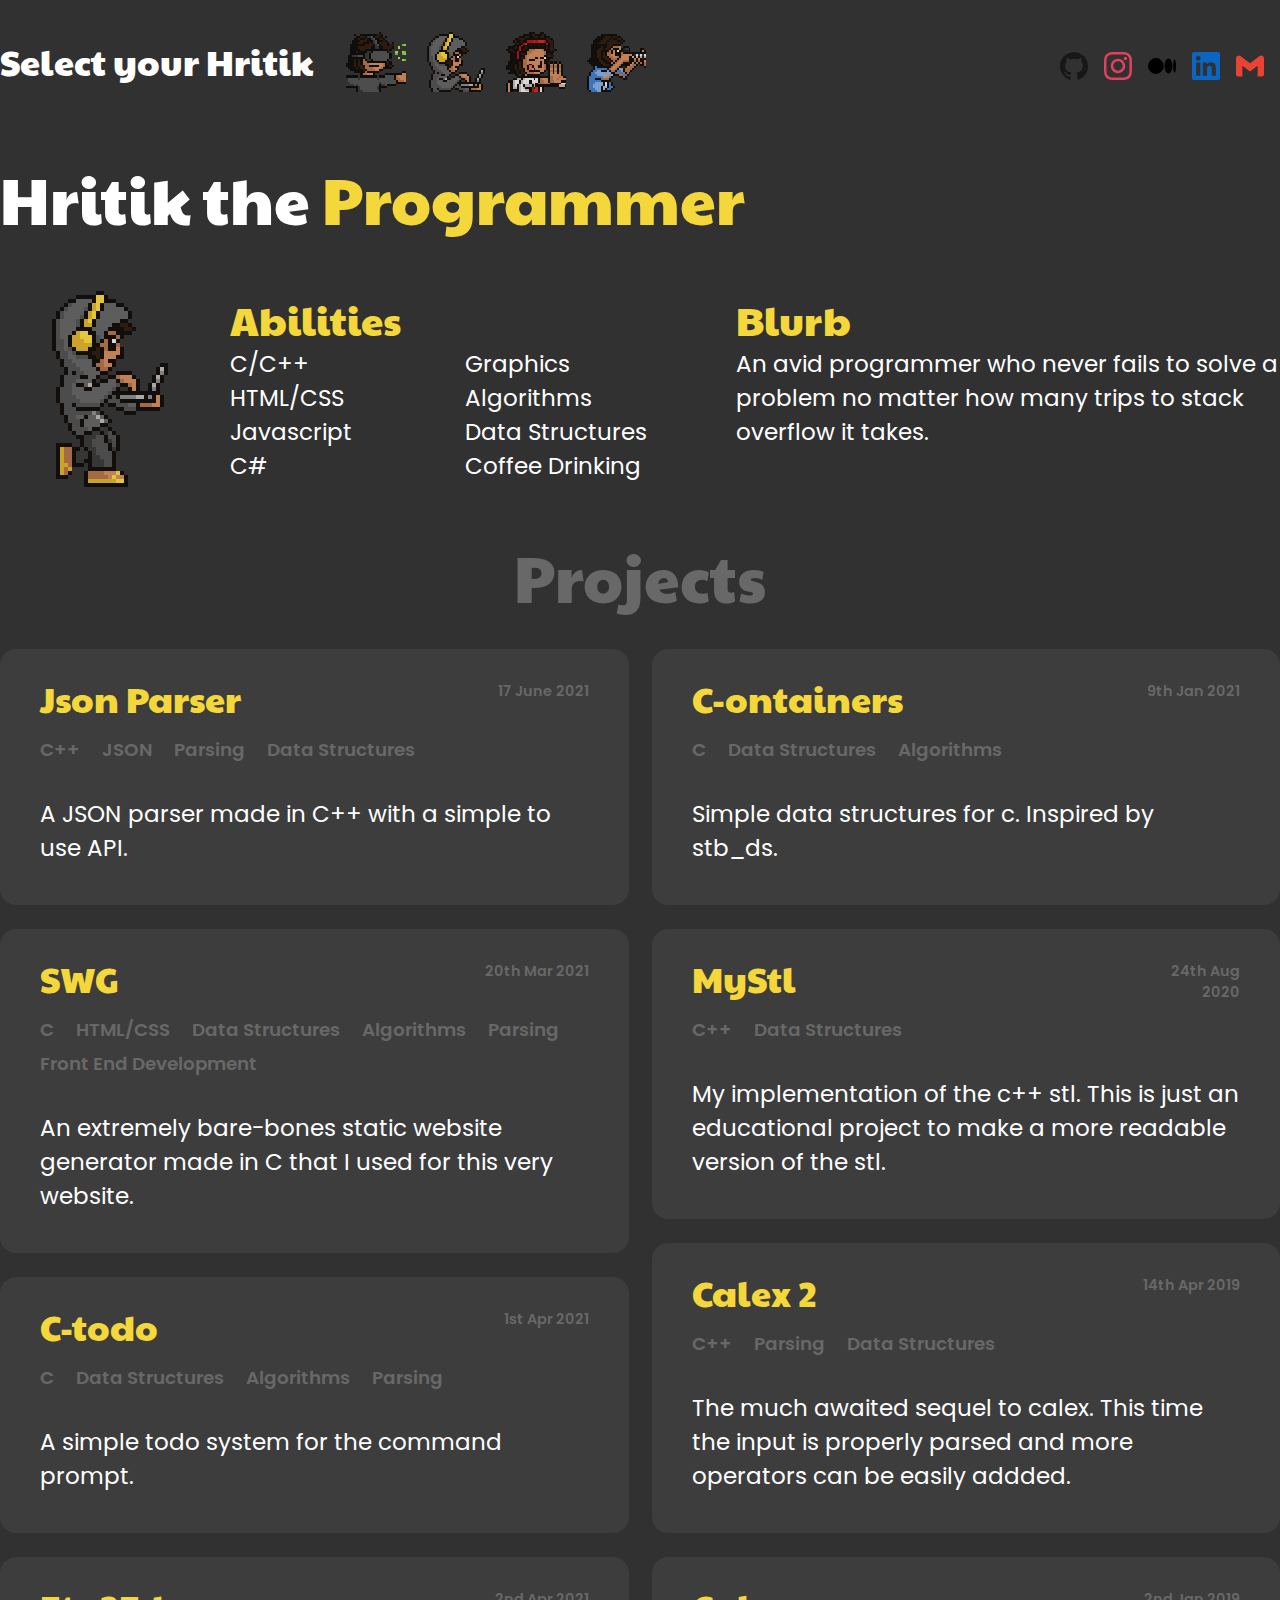
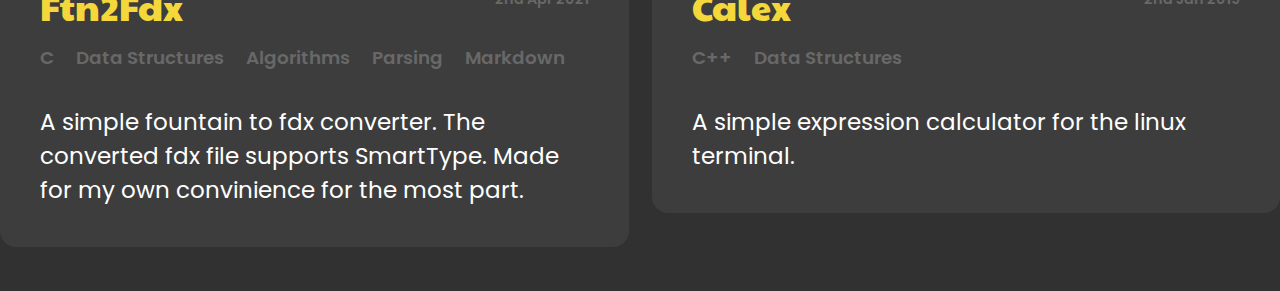
<file: Programmer.html>
<!DOCTYPE html>
<html lang="en">
<head>
    <meta charset="UTF-8">
    <meta http-equiv="X-UA-Compatible" content="IE=edge">
    <meta name="viewport" content="width=device-width, initial-scale=1.0">
    <title>Hritik the Programmer</title>
    <link rel="preconnect" href="https://fonts.gstatic.com">
    <link href="https://fonts.googleapis.com/css2?family=Paytone+One&family=Poppins:wght@300&display=swap" rel="stylesheet">
    <link rel="stylesheet" href="style.css" />
    <link rel="shortcut icon" href="res/icons/programmer.png" />
    <style>
        .signature-color {
            color: #f3d73b;
        }
    </style>

    <!-- Global site tag (gtag.js) - Google Analytics -->
    <script async src="https://www.googletagmanager.com/gtag/js?id=G-B4QS73RGYC"></script>
    <script>
    window.dataLayer = window.dataLayer || [];
    function gtag(){dataLayer.push(arguments);}
    gtag('js', new Date());

    gtag('config', 'G-B4QS73RGYC');
    </script>
</head>
<body>
    <nav id="navbar" class="container">
        <div id="link-container">
            <div id="select-hritik" class="special-text">Select your Hritik</div>
            <div id="links" class="special-text">
                <div class="link">
                    <a href="Game Developer.html"><img src="res/icons/game-dev.png" /></a>
                        <h6 style="color: #5eb944;">Game Developer</h6>
                    </div>
                <div class="link selected">
                    <a href="Programmer.html"><img src="res/icons/programmer.png" /></a>
                        <h6 style="color: #f3d73b;">Programmer</h6>
                    </div>
                <div class="link">
                    <a href="Film Maker.html"><img src="res/icons/filmmaker.png" /></a>
                        <h6 style="color: #f72323;">Film Maker</h6>
                    </div>
                <div class="link">
                    <a href="Photographer.html"><img src="res/icons/photographer.png" /></a>
                        <h6 style="color: #78afff;">Photographer</h6>
                    </div>
                </div>
        </div>
        <div id="details">
            <a class="social-link" href="https://github.com/HritikDutta">
                    <img src="res/icons/links/github.svg" style="fill: #181717;" alt="GitHub" />
                </a>
            <a class="social-link" href="https://www.instagram.com/isnt.a.gram/">
                    <img src="res/icons/links/instagram.svg" style="fill: #E4405F;" alt="Instagram" />
                </a>
            <a class="social-link" href="https://medium.com/@threewaydude">
                    <img src="res/icons/links/medium.svg" style="fill: #000000;" alt="Medium Blog" />
                </a>
            <a class="social-link" href="https://www.linkedin.com/in/hritik-dutta-a2b498154/">
                    <img src="res/icons/links/linkedin.svg" style="fill: #0A66C2;" alt="LinkedIn" />
                </a>
            <a class="social-link" href="mailto:dutta.hritik@gmail.com">
                    <img src="res/icons/links/gmail.svg" style="fill: #EA4335;" alt="Gmail" />
                </a>
            </div>
    </nav>

    <section id="about-character" class="container">
        <h1 class="special-text">Hritik the <span class="signature-color">Programmer</span></h1>
        <div id="about">
            <div id="hero-image-section"><img src="res/images/programmer.png" alt="ProgrammerPersona" class="hero-image" /></div>
            <div id="abilities">
                <h3 class="special-text signature-color">Abilities</h3>
                <div id="ability-list">
                    <div>C/C++</div>
                    <div>HTML/CSS</div>
                    <div>Javascript</div>
                    <div>C#</div>
                    <div>Graphics</div>
                    <div>Algorithms</div>
                    <div>Data Structures</div>
                    <div>Coffee Drinking</div>
                    </div>
            </div>
            <div id="blurb">
                <h3 class="special-text signature-color">Blurb</h3>
                <p>
                    An avid programmer who never fails to solve a problem no matter how many trips to stack overflow it takes.</p>
            </div>
        </div>
    </section>

    <section id="projects" class="container">
        <h1 id="projects-header" class="special-text grey-text">Projects</h1>
        <div id="project-list">
            <!-- Project: Json Parser-->
                <div class="project-card">
                    <nav>
                        <a href="https://github.com/HritikDutta/json-parser" class="project-title special-text signature-color">Json Parser</a>
                        <div class="project-date grey-text">17 June 2021</div>
                    </nav>
                    <ul>
                        <li class="project-skill grey-text">C++</li>
                        <li class="project-skill grey-text">JSON</li>
                        <li class="project-skill grey-text">Parsing</li>
                        <li class="project-skill grey-text">Data Structures</li>
                        </ul>
                    <div class="image-scroll">
                        </div>
                    <p>
                        A JSON parser made in C++ with a simple to use API.</p>
                </div>
            <!-- Project: SWG-->
                <div class="project-card">
                    <nav>
                        <a href="https://github.com/HritikDutta/Static-Website-Generator" class="project-title special-text signature-color">SWG</a>
                        <div class="project-date grey-text">20th Mar 2021</div>
                    </nav>
                    <ul>
                        <li class="project-skill grey-text">C</li>
                        <li class="project-skill grey-text">HTML/CSS</li>
                        <li class="project-skill grey-text">Data Structures</li>
                        <li class="project-skill grey-text">Algorithms</li>
                        <li class="project-skill grey-text">Parsing</li>
                        <li class="project-skill grey-text">Front End Development</li>
                        </ul>
                    <div class="image-scroll">
                        </div>
                    <p>
                        An extremely bare-bones static website generator made in C that I used for this very website.</p>
                </div>
            <!-- Project: C-todo-->
                <div class="project-card">
                    <nav>
                        <a href="https://github.com/HritikDutta/c-todo" class="project-title special-text signature-color">C-todo</a>
                        <div class="project-date grey-text">1st Apr 2021</div>
                    </nav>
                    <ul>
                        <li class="project-skill grey-text">C</li>
                        <li class="project-skill grey-text">Data Structures</li>
                        <li class="project-skill grey-text">Algorithms</li>
                        <li class="project-skill grey-text">Parsing</li>
                        </ul>
                    <div class="image-scroll">
                        </div>
                    <p>
                        A simple todo system for the command prompt.</p>
                </div>
            <!-- Project: Ftn2Fdx-->
                <div class="project-card">
                    <nav>
                        <a href="https://github.com/HritikDutta/ftn2fdx" class="project-title special-text signature-color">Ftn2Fdx</a>
                        <div class="project-date grey-text">2nd Apr 2021</div>
                    </nav>
                    <ul>
                        <li class="project-skill grey-text">C</li>
                        <li class="project-skill grey-text">Data Structures</li>
                        <li class="project-skill grey-text">Algorithms</li>
                        <li class="project-skill grey-text">Parsing</li>
                        <li class="project-skill grey-text">Markdown</li>
                        </ul>
                    <div class="image-scroll">
                        </div>
                    <p>
                        A simple fountain to fdx converter. The converted fdx file supports SmartType. Made for my own convinience for the most part.</p>
                </div>
            <!-- Project: C-ontainers-->
                <div class="project-card">
                    <nav>
                        <a href="https://github.com/HritikDutta/C-ontainers" class="project-title special-text signature-color">C-ontainers</a>
                        <div class="project-date grey-text">9th Jan 2021</div>
                    </nav>
                    <ul>
                        <li class="project-skill grey-text">C</li>
                        <li class="project-skill grey-text">Data Structures</li>
                        <li class="project-skill grey-text">Algorithms</li>
                        </ul>
                    <div class="image-scroll">
                        </div>
                    <p>
                        Simple data structures for c. Inspired by stb_ds.</p>
                </div>
            <!-- Project: MyStl-->
                <div class="project-card">
                    <nav>
                        <a href="https://github.com/HritikDutta/MyStl" class="project-title special-text signature-color">MyStl</a>
                        <div class="project-date grey-text">24th Aug 2020</div>
                    </nav>
                    <ul>
                        <li class="project-skill grey-text">C++</li>
                        <li class="project-skill grey-text">Data Structures</li>
                        </ul>
                    <div class="image-scroll">
                        </div>
                    <p>
                        My implementation of the c++ stl. This is just an educational project to make a more readable version of the stl.</p>
                </div>
            <!-- Project: Calex 2-->
                <div class="project-card">
                    <nav>
                        <a href="https://github.com/HritikDutta/calex2" class="project-title special-text signature-color">Calex 2</a>
                        <div class="project-date grey-text">14th Apr 2019</div>
                    </nav>
                    <ul>
                        <li class="project-skill grey-text">C++</li>
                        <li class="project-skill grey-text">Parsing</li>
                        <li class="project-skill grey-text">Data Structures</li>
                        </ul>
                    <div class="image-scroll">
                        </div>
                    <p>
                        The much awaited sequel to calex. This time the input is properly parsed and more operators can be easily addded.</p>
                </div>
            <!-- Project: Calex-->
                <div class="project-card">
                    <nav>
                        <a href="https://github.com/HritikDutta/calex" class="project-title special-text signature-color">Calex</a>
                        <div class="project-date grey-text">2nd Jan 2019</div>
                    </nav>
                    <ul>
                        <li class="project-skill grey-text">C++</li>
                        <li class="project-skill grey-text">Data Structures</li>
                        </ul>
                    <div class="image-scroll">
                        </div>
                    <p>
                        A simple expression calculator for the linux terminal.</p>
                </div>
            </div>
    </section>
</body>
</html>
</file>
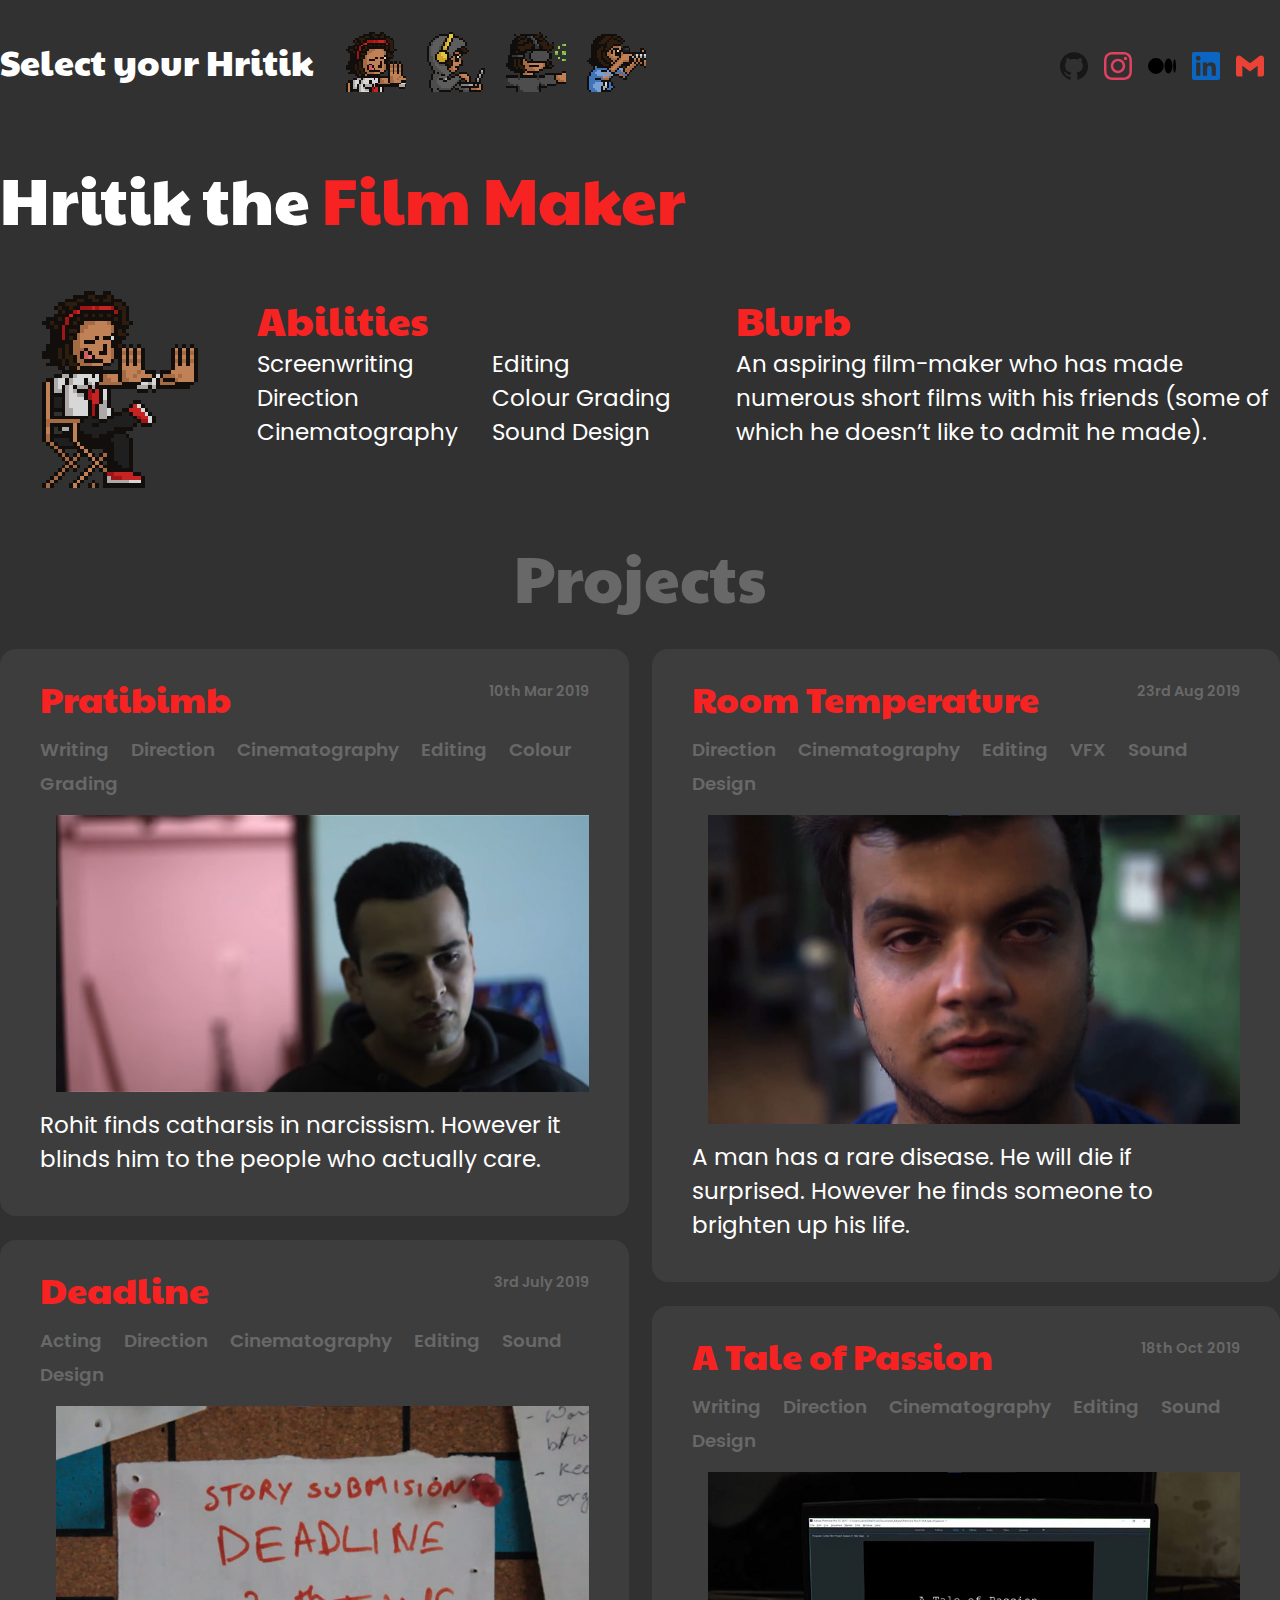
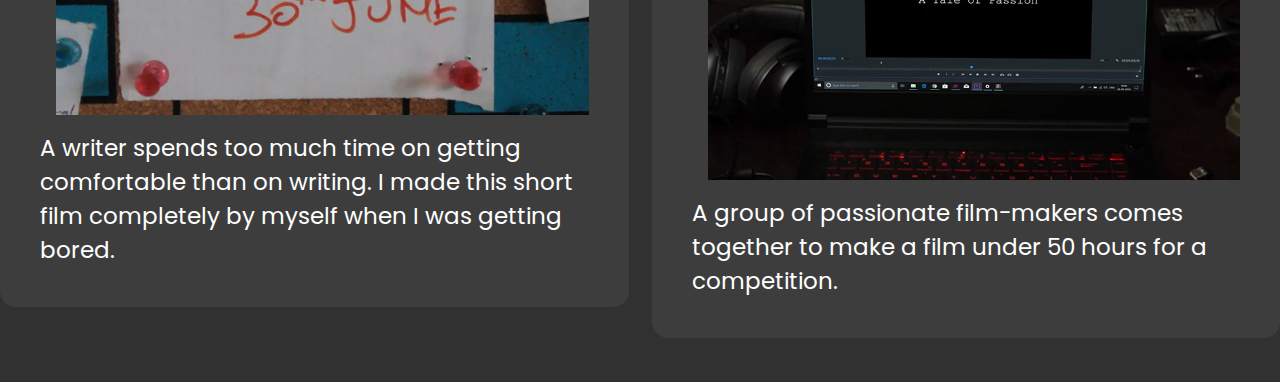
<file: temp/Film Maker.html>
<!DOCTYPE html>
<html lang="en">
<head>
    <meta charset="UTF-8">
    <meta http-equiv="X-UA-Compatible" content="IE=edge">
    <meta name="viewport" content="width=device-width, initial-scale=1.0">
    <title>Hritik the Film Maker</title>
    <link rel="preconnect" href="https://fonts.gstatic.com">
    <link href="https://fonts.googleapis.com/css2?family=Paytone+One&family=Poppins:wght@300&display=swap" rel="stylesheet">
    <link rel="stylesheet" href="style.css" />
    <link rel="shortcut icon" href="res/icons/filmmaker.png" />
    <style>
        .signature-color {
            color: #f72323;
        }
    </style>
</head>
<body>
    <nav id="navbar" class="container">
        <div id="link-container">
            <div id="select-hritik" class="special-text">Select your Hritik</div>
            <div id="links" class="special-text">
                <div class="link selected">
                    <a href="Film Maker.html"><img src="res/icons/filmmaker.png" /></a>
                        <h6 style="color: #f72323;">Film Maker</h6>
                    </div>
                <div class="link">
                    <a href="Programmer.html"><img src="res/icons/programmer.png" /></a>
                        <h6 style="color: #f3d73b;">Programmer</h6>
                    </div>
                <div class="link">
                    <a href="Game Developer.html"><img src="res/icons/game-dev.png" /></a>
                        <h6 style="color: #5eb944;">Game Developer</h6>
                    </div>
                <div class="link">
                    <a href="Photographer.html"><img src="res/icons/photographer.png" /></a>
                        <h6 style="color: #78afff;">Photographer</h6>
                    </div>
                </div>
        </div>
        <div id="details">
            <a class="social-link" href="https://github.com/HritikDutta">
                    <img src="res/icons/links/github.svg" style="fill: #181717;" alt="GitHub" />
                </a>
            <a class="social-link" href="https://www.instagram.com/isnt.a.gram/">
                    <img src="res/icons/links/instagram.svg" style="fill: #E4405F;" alt="Instagram" />
                </a>
            <a class="social-link" href="https://medium.com/@threewaydude">
                    <img src="res/icons/links/medium.svg" style="fill: #000000;" alt="Medium Blog" />
                </a>
            <a class="social-link" href="https://www.linkedin.com/in/hritik-dutta-a2b498154/">
                    <img src="res/icons/links/linkedin.svg" style="fill: #0A66C2;" alt="LinkedIn" />
                </a>
            <a class="social-link" href="mailto:dutta.hritik@gmail.com">
                    <img src="res/icons/links/gmail.svg" style="fill: #EA4335;" alt="Gmail" />
                </a>
            </div>
    </nav>

    <section id="about-character" class="container">
        <h1 class="special-text">Hritik the <span class="signature-color">Film Maker</span></h1>
        <div id="about">
            <div id="hero-image-section"><img src="res/images/filmmaker.png" alt="Film MakerPersona" class="hero-image" /></div>
            <div id="abilities">
                <h3 class="special-text signature-color">Abilities</h3>
                <div id="ability-list">
                    <div>Screenwriting</div>
                    <div>Direction</div>
                    <div>Cinematography</div>
                    <div>Editing</div>
                    <div>Colour Grading</div>
                    <div>Sound Design</div>
                    </div>
            </div>
            <div id="blurb">
                <h3 class="special-text signature-color">Blurb</h3>
                <p>
                    An aspiring film-maker who has made numerous short films with his friends (some of which he doesn’t like to admit he made).</p>
            </div>
        </div>
    </section>

    <section id="projects" class="container">
        <h1 id="projects-header" class="special-text grey-text">Projects</h1>
        <div id="project-list">
            <!-- Project: Pratibimb-->
                <div class="project-card">
                    <nav>
                        <a href="https://youtu.be/vRULSmAdJm0" class="project-title special-text signature-color">Pratibimb</a>
                        <div class="project-date grey-text">10th Mar 2019</div>
                    </nav>
                    <ul>
                        <li class="project-skill grey-text">Writing</li>
                        <li class="project-skill grey-text">Direction</li>
                        <li class="project-skill grey-text">Cinematography</li>
                        <li class="project-skill grey-text">Editing</li>
                        <li class="project-skill grey-text">Colour Grading</li>
                        </ul>
                    <div class="image-scroll">
                        <img src="res/images/films/01-Pratibimb/thumbnail_01.jpg" />
                        <img src="res/images/films/01-Pratibimb/thumbnail_02.jpg" />
                        <img src="res/images/films/01-Pratibimb/thumbnail_03.jpg" />
                        <img src="res/images/films/01-Pratibimb/thumbnail_04.jpg" />
                        </div>
                    <p>
                        Rohit finds catharsis in narcissism. However it blinds him to the people who actually care.</p>
                </div>
            <!-- Project: Deadline-->
                <div class="project-card">
                    <nav>
                        <a href="https://youtu.be/Q7KG49R1Of0" class="project-title special-text signature-color">Deadline</a>
                        <div class="project-date grey-text">3rd July 2019</div>
                    </nav>
                    <ul>
                        <li class="project-skill grey-text">Acting</li>
                        <li class="project-skill grey-text">Direction</li>
                        <li class="project-skill grey-text">Cinematography</li>
                        <li class="project-skill grey-text">Editing</li>
                        <li class="project-skill grey-text">Sound Design</li>
                        </ul>
                    <div class="image-scroll">
                        <img src="res/images/films/02-Deadline/thumbnail_01.jpg" />
                        <img src="res/images/films/02-Deadline/thumbnail_02.jpg" />
                        <img src="res/images/films/02-Deadline/thumbnail_03.jpg" />
                        </div>
                    <p>
                        A writer spends too much time on getting comfortable than on writing. I made this short film completely by myself when I was getting bored.</p>
                </div>
            <!-- Project: Room Temperature-->
                <div class="project-card">
                    <nav>
                        <a href="https://youtu.be/2vQ4EzGkUpk" class="project-title special-text signature-color">Room Temperature</a>
                        <div class="project-date grey-text">23rd Aug 2019</div>
                    </nav>
                    <ul>
                        <li class="project-skill grey-text">Direction</li>
                        <li class="project-skill grey-text">Cinematography</li>
                        <li class="project-skill grey-text">Editing</li>
                        <li class="project-skill grey-text">VFX</li>
                        <li class="project-skill grey-text">Sound Design</li>
                        </ul>
                    <div class="image-scroll">
                        <img src="res/images/films/03-Room Temperature/thumbnail_01.jpg" />
                        <img src="res/images/films/03-Room Temperature/thumbnail_02.jpg" />
                        <img src="res/images/films/03-Room Temperature/thumbnail_03.jpg" />
                        <img src="res/images/films/03-Room Temperature/thumbnail_04.jpg" />
                        </div>
                    <p>
                        A man has a rare disease. He will die if surprised. However he finds someone to brighten up his life.</p>
                </div>
            <!-- Project: A Tale of Passion-->
                <div class="project-card">
                    <nav>
                        <a href="https://youtu.be/jzz1xMU5YCs" class="project-title special-text signature-color">A Tale of Passion</a>
                        <div class="project-date grey-text">18th Oct 2019</div>
                    </nav>
                    <ul>
                        <li class="project-skill grey-text">Writing</li>
                        <li class="project-skill grey-text">Direction</li>
                        <li class="project-skill grey-text">Cinematography</li>
                        <li class="project-skill grey-text">Editing</li>
                        <li class="project-skill grey-text">Sound Design</li>
                        </ul>
                    <div class="image-scroll">
                        <img src="res/images/films/04-A Tale of Passion/thumbnail_01.jpg" />
                        <img src="res/images/films/04-A Tale of Passion/thumbnail_02.jpg" />
                        <img src="res/images/films/04-A Tale of Passion/thumbnail_03.jpg" />
                        <img src="res/images/films/04-A Tale of Passion/thumbnail_04.jpg" />
                        <img src="res/images/films/04-A Tale of Passion/thumbnail_05.jpg" />
                        <img src="res/images/films/04-A Tale of Passion/thumbnail_06.jpg" />
                        </div>
                    <p>
                        A group of passionate film-makers comes together to make a film under 50 hours for a competition.</p>
                </div>
            </div>
    </section>
</body>
</html>
</file>
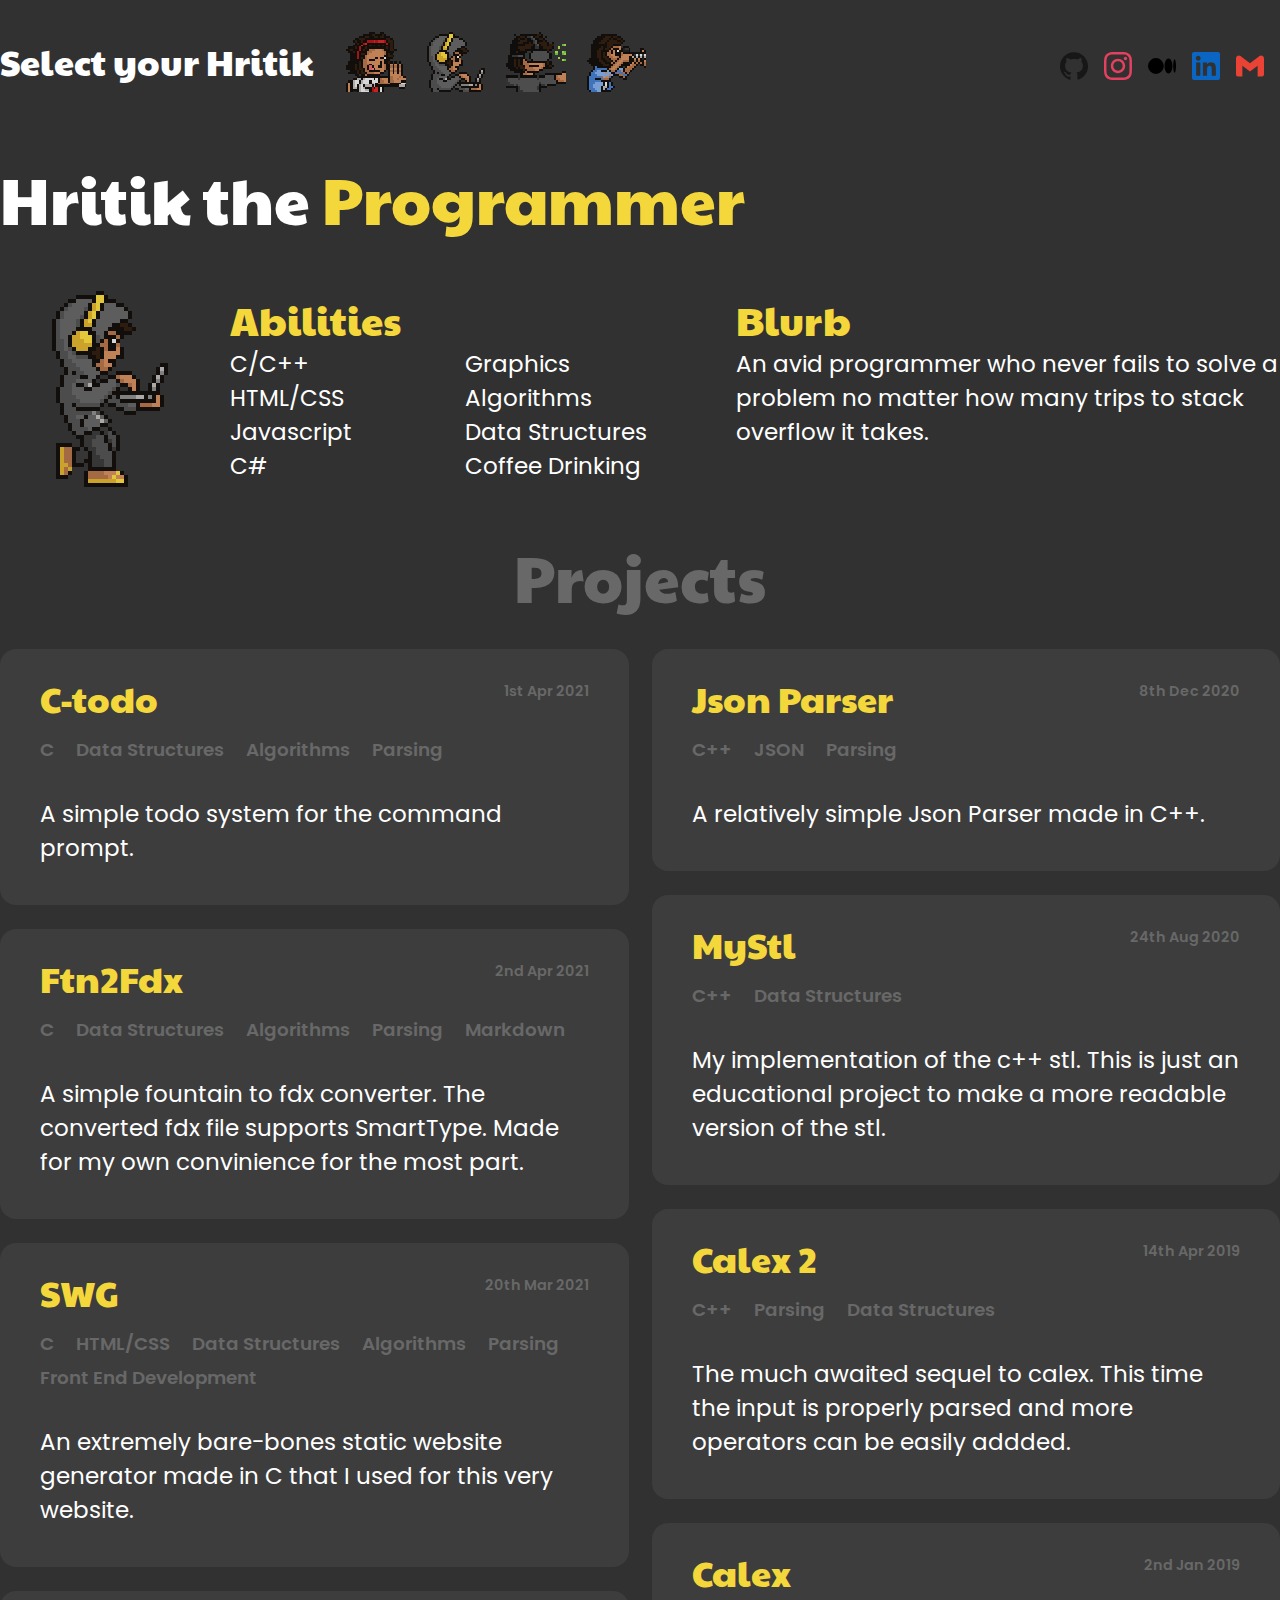
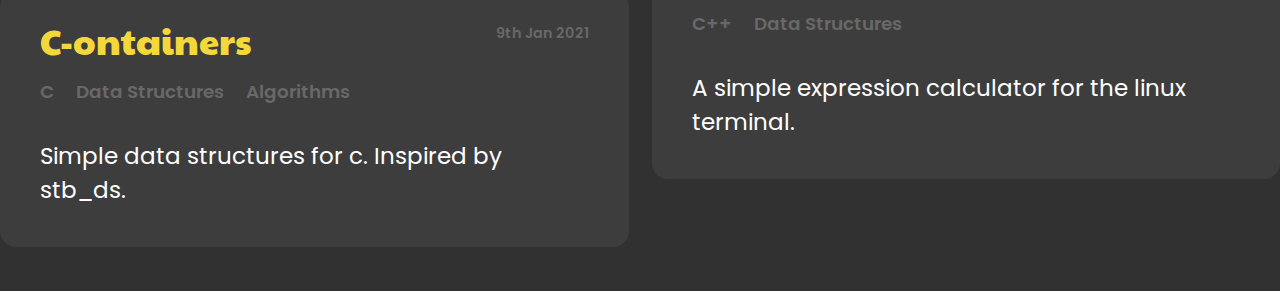
<file: temp/Programmer.html>
<!DOCTYPE html>
<html lang="en">
<head>
    <meta charset="UTF-8">
    <meta http-equiv="X-UA-Compatible" content="IE=edge">
    <meta name="viewport" content="width=device-width, initial-scale=1.0">
    <title>Hritik the Programmer</title>
    <link rel="preconnect" href="https://fonts.gstatic.com">
    <link href="https://fonts.googleapis.com/css2?family=Paytone+One&family=Poppins:wght@300&display=swap" rel="stylesheet">
    <link rel="stylesheet" href="style.css" />
    <link rel="shortcut icon" href="res/icons/programmer.png" />
    <style>
        .signature-color {
            color: #f3d73b;
        }
    </style>
</head>
<body>
    <nav id="navbar" class="container">
        <div id="link-container">
            <div id="select-hritik" class="special-text">Select your Hritik</div>
            <div id="links" class="special-text">
                <div class="link">
                    <a href="Film Maker.html"><img src="res/icons/filmmaker.png" /></a>
                        <h6 style="color: #f72323;">Film Maker</h6>
                    </div>
                <div class="link selected">
                    <a href="Programmer.html"><img src="res/icons/programmer.png" /></a>
                        <h6 style="color: #f3d73b;">Programmer</h6>
                    </div>
                <div class="link">
                    <a href="Game Developer.html"><img src="res/icons/game-dev.png" /></a>
                        <h6 style="color: #5eb944;">Game Developer</h6>
                    </div>
                <div class="link">
                    <a href="Photographer.html"><img src="res/icons/photographer.png" /></a>
                        <h6 style="color: #78afff;">Photographer</h6>
                    </div>
                </div>
        </div>
        <div id="details">
            <a class="social-link" href="https://github.com/HritikDutta">
                    <img src="res/icons/links/github.svg" style="fill: #181717;" alt="GitHub" />
                </a>
            <a class="social-link" href="https://www.instagram.com/isnt.a.gram/">
                    <img src="res/icons/links/instagram.svg" style="fill: #E4405F;" alt="Instagram" />
                </a>
            <a class="social-link" href="https://medium.com/@threewaydude">
                    <img src="res/icons/links/medium.svg" style="fill: #000000;" alt="Medium Blog" />
                </a>
            <a class="social-link" href="https://www.linkedin.com/in/hritik-dutta-a2b498154/">
                    <img src="res/icons/links/linkedin.svg" style="fill: #0A66C2;" alt="LinkedIn" />
                </a>
            <a class="social-link" href="mailto:dutta.hritik@gmail.com">
                    <img src="res/icons/links/gmail.svg" style="fill: #EA4335;" alt="Gmail" />
                </a>
            </div>
    </nav>

    <section id="about-character" class="container">
        <h1 class="special-text">Hritik the <span class="signature-color">Programmer</span></h1>
        <div id="about">
            <div id="hero-image-section"><img src="res/images/programmer.png" alt="ProgrammerPersona" class="hero-image" /></div>
            <div id="abilities">
                <h3 class="special-text signature-color">Abilities</h3>
                <div id="ability-list">
                    <div>C/C++</div>
                    <div>HTML/CSS</div>
                    <div>Javascript</div>
                    <div>C#</div>
                    <div>Graphics</div>
                    <div>Algorithms</div>
                    <div>Data Structures</div>
                    <div>Coffee Drinking</div>
                    </div>
            </div>
            <div id="blurb">
                <h3 class="special-text signature-color">Blurb</h3>
                <p>
                    An avid programmer who never fails to solve a problem no matter how many trips to stack overflow it takes.</p>
            </div>
        </div>
    </section>

    <section id="projects" class="container">
        <h1 id="projects-header" class="special-text grey-text">Projects</h1>
        <div id="project-list">
            <!-- Project: C-todo-->
                <div class="project-card">
                    <nav>
                        <a href="https://github.com/HritikDutta/c-todo" class="project-title special-text signature-color">C-todo</a>
                        <div class="project-date grey-text">1st Apr 2021</div>
                    </nav>
                    <ul>
                        <li class="project-skill grey-text">C</li>
                        <li class="project-skill grey-text">Data Structures</li>
                        <li class="project-skill grey-text">Algorithms</li>
                        <li class="project-skill grey-text">Parsing</li>
                        </ul>
                    <div class="image-scroll">
                        </div>
                    <p>
                        A simple todo system for the command prompt.</p>
                </div>
            <!-- Project: Ftn2Fdx-->
                <div class="project-card">
                    <nav>
                        <a href="https://github.com/HritikDutta/ftn2fdx" class="project-title special-text signature-color">Ftn2Fdx</a>
                        <div class="project-date grey-text">2nd Apr 2021</div>
                    </nav>
                    <ul>
                        <li class="project-skill grey-text">C</li>
                        <li class="project-skill grey-text">Data Structures</li>
                        <li class="project-skill grey-text">Algorithms</li>
                        <li class="project-skill grey-text">Parsing</li>
                        <li class="project-skill grey-text">Markdown</li>
                        </ul>
                    <div class="image-scroll">
                        </div>
                    <p>
                        A simple fountain to fdx converter. The converted fdx file supports SmartType. Made for my own convinience for the most part.</p>
                </div>
            <!-- Project: SWG-->
                <div class="project-card">
                    <nav>
                        <a href="https://github.com/HritikDutta/Static-Website-Generator" class="project-title special-text signature-color">SWG</a>
                        <div class="project-date grey-text">20th Mar 2021</div>
                    </nav>
                    <ul>
                        <li class="project-skill grey-text">C</li>
                        <li class="project-skill grey-text">HTML/CSS</li>
                        <li class="project-skill grey-text">Data Structures</li>
                        <li class="project-skill grey-text">Algorithms</li>
                        <li class="project-skill grey-text">Parsing</li>
                        <li class="project-skill grey-text">Front End Development</li>
                        </ul>
                    <div class="image-scroll">
                        </div>
                    <p>
                        An extremely bare-bones static website generator made in C that I used for this very website.</p>
                </div>
            <!-- Project: C-ontainers-->
                <div class="project-card">
                    <nav>
                        <a href="https://github.com/HritikDutta/C-ontainers" class="project-title special-text signature-color">C-ontainers</a>
                        <div class="project-date grey-text">9th Jan 2021</div>
                    </nav>
                    <ul>
                        <li class="project-skill grey-text">C</li>
                        <li class="project-skill grey-text">Data Structures</li>
                        <li class="project-skill grey-text">Algorithms</li>
                        </ul>
                    <div class="image-scroll">
                        </div>
                    <p>
                        Simple data structures for c. Inspired by stb_ds.</p>
                </div>
            <!-- Project: Json Parser-->
                <div class="project-card">
                    <nav>
                        <a href="https://github.com/HritikDutta/JsonParser" class="project-title special-text signature-color">Json Parser</a>
                        <div class="project-date grey-text">8th Dec 2020</div>
                    </nav>
                    <ul>
                        <li class="project-skill grey-text">C++</li>
                        <li class="project-skill grey-text">JSON</li>
                        <li class="project-skill grey-text">Parsing</li>
                        </ul>
                    <div class="image-scroll">
                        </div>
                    <p>
                        A relatively simple Json Parser made in C++.</p>
                </div>
            <!-- Project: MyStl-->
                <div class="project-card">
                    <nav>
                        <a href="https://github.com/HritikDutta/MyStl" class="project-title special-text signature-color">MyStl</a>
                        <div class="project-date grey-text">24th Aug 2020</div>
                    </nav>
                    <ul>
                        <li class="project-skill grey-text">C++</li>
                        <li class="project-skill grey-text">Data Structures</li>
                        </ul>
                    <div class="image-scroll">
                        </div>
                    <p>
                        My implementation of the c++ stl. This is just an educational project to make a more readable version of the stl.</p>
                </div>
            <!-- Project: Calex 2-->
                <div class="project-card">
                    <nav>
                        <a href="https://github.com/HritikDutta/calex2" class="project-title special-text signature-color">Calex 2</a>
                        <div class="project-date grey-text">14th Apr 2019</div>
                    </nav>
                    <ul>
                        <li class="project-skill grey-text">C++</li>
                        <li class="project-skill grey-text">Parsing</li>
                        <li class="project-skill grey-text">Data Structures</li>
                        </ul>
                    <div class="image-scroll">
                        </div>
                    <p>
                        The much awaited sequel to calex. This time the input is properly parsed and more operators can be easily addded.</p>
                </div>
            <!-- Project: Calex-->
                <div class="project-card">
                    <nav>
                        <a href="https://github.com/HritikDutta/calex" class="project-title special-text signature-color">Calex</a>
                        <div class="project-date grey-text">2nd Jan 2019</div>
                    </nav>
                    <ul>
                        <li class="project-skill grey-text">C++</li>
                        <li class="project-skill grey-text">Data Structures</li>
                        </ul>
                    <div class="image-scroll">
                        </div>
                    <p>
                        A simple expression calculator for the linux terminal.</p>
                </div>
            </div>
    </section>
</body>
</html>
</file>
<file: style.css>
* {
    box-sizing: border-box;
    margin: 0;
    padding: 0;
    font-family: 'Poppins', 'Gadugi', sans-serif;
}

body {
    background-color: #313131;
    color: #fff;
    font-size: 23px;
    /* font-size: 1.5rem; */
}

a {
    color: #aaa;
    text-decoration: none;
}

a:hover {
    text-decoration: underline;
}

.container {
    width: 80rem;
    margin: 2rem auto;
}

.special-text {
    font-family: 'Paytone One';
    font-weight: 500;
}

.special-text * {
    font-family: 'Paytone One';
    font-weight: 500;
}

#navbar {
    margin: 2rem auto;
    display: flex;
    justify-content: space-between;
}

#link-container {
    display: flex;
}

#links {
    display: flex;
    justify-content: space-between;
    align-items: center;
}

.link {
    vertical-align: auto;
    width: 4rem;
    margin: 0 0.5rem;
}

.link img {
    margin: 0 auto;
}

.link h6 {
    visibility: hidden;
    font-size: 1rem;
    white-space: nowrap;
    float: left;
    position: relative;
    left: 50%;
    transform: translateX(-50%);
}

.link:hover h6 {
    visibility: visible;
}

#select-hritik {
    font-size: 2.25rem;
    margin: auto 1.5rem auto 0;
    padding: 0 0 2rem 0;
}

#details {
    margin: auto 0;
    padding: 0 0 1rem 0;
    display: flex;
}

#details * {
    font-size: 1.15rem;
    width: 1.75rem;
    margin-right: 1rem;
}

.social-link:hover {
    transform: translateY(-15%);
}

h1 {
    font-size: 4rem;
    margin: 0;
}

h3 {
    font-size: 2.5rem;
    margin: 0;
}

#about {
    margin-top: 3rem;
    display: flex;
    justify-content: space-between;
}

#hero-image-section {
    margin-left: 0.5rem;
}

#abilities {
    width: 35%;
}

#ability-list {
    column-count: 2;
    column-width: 50%;
}

#blurb {
    margin-left: 0.5rem;
    width: 42.5%;
}

.grey-text {
    color: #686868;
}

#projects-header {
    color: #686868;
    width: fit-content;
    width: -moz-fit-content;
    margin: 0 auto 1rem auto;
}

#project-list {
    column-count: 2;
    column-width: 50%;
}

.project-card {
    display: inline-block;
    background-color: #3d3d3d;
    margin: 0.75rem 0;
    width: 100%;
    padding: 1.5rem 2.5rem 2.5rem 2.5rem;
    border-radius: 1rem;
}

.project-card nav {
    display: flex;
    justify-content: space-between;
    margin-bottom: 0.5rem;
}

.project-title {
    font-size: 2.25rem;
}

.project-date {
    font-weight: 600;
    font-size: 0.9rem;
    margin: 0.5rem 0 0 0;
    width: 20%;
    text-align: right;
}

.project-skill {
    font-weight: 600;
    display: inline;
    list-style: none;
    font-size: 1.15rem;
    margin-right: 1rem;
}

.project-card p {
    margin-top: 1rem;
}

.image-scroll {
    margin-top: 1rem;
    width: 100%;
    display: flex;
    overflow-x: auto;
    -webkit-overflow-scrolling: touch;
    scroll-snap-type: x mandatory;
}

.image-scroll img {
    max-width: 100%;
    max-height: 25rem;
    flex-shrink: 0;
    margin: 0 1rem;
    scroll-snap-align: start;
    scroll-behavior: smooth;
}

.image-scroll::-webkit-scrollbar {
    width: 10px;
    height: 10px;
}

.image-scroll::-webkit-scrollbar-thumb {
    background: #686868;
    border-radius: 10px;
}

.image-scroll::-webkit-scrollbar-track {
    background: transparent;
}

/* For Home Page */

.home-container {
    width: 65rem;
    margin: 2rem auto;
}

.character-link:hover {
    text-decoration: none;
}

.character-info {
    display: flex;
    flex-direction: column;
}

.character-info p {
    flex-grow: 1;
}

.portfolio-link {
    margin-top: 1.5rem;
    display: flex;
    flex-direction: row-reverse;
}

.character-link:hover .portfolio-link {
    text-decoration: underline;
}

.character-card {
    background-color: #3d3d3d;
    width: 85%;
    padding: 1.5rem 2.5rem 1.5rem 1.5rem;
    border-radius: 1rem;

    margin-top: 3rem;
    margin-left: auto;
    margin-right: auto;
    display: flex;
    justify-content: space-between;
}

.character-card h1 {
    font-size: 3rem;
    margin-bottom: 0.5rem;
}

.character-card img {
    height: 15rem;
}

.character-info {
    width: 62.5%;
}

@media screen and (max-width: 800px) {
    body {
        font-size: 14px;
    }

    h1 {
        font-size: 2rem;
    }

    h3 {
        font-size: 1.5rem;
    }

    .container {
        width: 85%;
    }

    #navbar {
        margin: 1rem auto;
        display: block;
    }
    
    #link-container {
        display: unset;
    }

    #links {
        margin: 0;
        justify-content: space-around;
    }

    .link {
        width: 3rem;
    }

    .link img {
        margin: 0 auto;
        width: 3rem;
    }

    .link h6 {
        visibility: hidden;
        font-size: 0.8rem;
        white-space: nowrap;
        float: left;
        position: relative;
        left: 50%;
        transform: translateX(-50%);
    }

    .link:hover h6 {
        visibility: visible;
    }

    #select-hritik {
        width: fit-content;
        width: -moz-fit-content;
        font-size: 1.25rem;
        margin: 0 auto;
        padding: 0 0 1rem 0;
    }

    #details {
        width: fit-content;
        width: -moz-fit-content;
        margin: auto auto;
        padding: 0.5rem 0 0 0;
        display: flex;
    }

    #details * {
        font-size: 1.15rem;
        width: 1.25rem;
        margin-right: 0.75rem;
    }

    #about-character h1 {
        text-align: center;
    }
    
    #hero-image-section {
        width: fit-content;
        width: -moz-fit-content;
        margin: 0 auto;
    }

    #hero-image-section img {
        width: fit-content;
        width: -moz-fit-content;
        margin: 0 auto;
    }

    #about {
        margin-top: 1rem;
        display: block;
    }

    #abilities {
        width: 100%;
    }
    
    #blurb {
        margin-left: 0;
        width: 100%;
    }
    
    #project-list {
        column-count: 1;
        column-width: 100%;
    }

    .project-card {
        padding: 1.0rem 1.5rem 1.5rem 1.5rem;
        border-radius: 0.75rem;
    }

    .project-title {
        font-size: 1.25rem;
    }

    .project-skill {
        font-size: 0.75rem;
    }

    .project-date {
        font-size: 0.7rem;
        width: 40%;
    }

    .image-scroll img {
        max-height: 11rem;
    }
    
    .home-container {
        width: 85%;
    }

    .character-card {
        width: 100%;
        margin-top: 1rem;
        display: block;
    }

    .character-card h1 {
        font-size: 1.75rem;
    }
    .character-card img {
        height: 50%;
    }

    .character-info {
        width: 100%;
    }

    #main-blurb {
        text-align: center;
    }
}
</file>
<file: temp/style.css>
* {
    box-sizing: border-box;
    margin: 0;
    padding: 0;
    font-family: 'Poppins', 'Gadugi', sans-serif;
}

body {
    background-color: #313131;
    color: #fff;
    font-size: 23px;
    /* font-size: 1.5rem; */
}

a {
    color: #aaa;
    text-decoration: none;
}

a:hover {
    text-decoration: underline;
}

.container {
    width: 80rem;
    margin: 2rem auto;
}

.special-text {
    font-family: 'Paytone One';
    font-weight: 500;
}

.special-text * {
    font-family: 'Paytone One';
    font-weight: 500;
}

#navbar {
    margin: 2rem auto;
    display: flex;
    justify-content: space-between;
}

#link-container {
    display: flex;
}

#links {
    display: flex;
    justify-content: space-between;
    align-items: center;
}

.link {
    vertical-align: auto;
    width: 4rem;
    margin: 0 0.5rem;
}

.link img {
    margin: 0 auto;
}

.link h6 {
    visibility: hidden;
    font-size: 1rem;
    white-space: nowrap;
    float: left;
    position: relative;
    left: 50%;
    transform: translateX(-50%);
}

.link:hover h6 {
    visibility: visible;
}

#select-hritik {
    font-size: 2.25rem;
    margin: auto 1.5rem auto 0;
    padding: 0 0 2rem 0;
}

#details {
    margin: auto 0;
    padding: 0 0 1rem 0;
    display: flex;
}

#details * {
    font-size: 1.15rem;
    width: 1.75rem;
    margin-right: 1rem;
}

.social-link:hover {
    transform: translateY(-15%);
}

h1 {
    font-size: 4rem;
    margin: 0;
}

h3 {
    font-size: 2.5rem;
    margin: 0;
}

#about {
    margin-top: 3rem;
    display: flex;
    justify-content: space-between;
}

#hero-image-section {
    margin-left: 0.5rem;
}

#abilities {
    width: 35%;
}

#ability-list {
    column-count: 2;
    column-width: 50%;
}

#blurb {
    margin-left: 0.5rem;
    width: 42.5%;
}

.grey-text {
    color: #686868;
}

#projects-header {
    color: #686868;
    width: fit-content;
    width: -moz-fit-content;
    margin: 0 auto 1rem auto;
}

#project-list {
    column-count: 2;
    column-width: 50%;
}

.project-card {
    display: inline-block;
    background-color: #3d3d3d;
    margin: 0.75rem 0;
    width: 100%;
    padding: 1.5rem 2.5rem 2.5rem 2.5rem;
    border-radius: 1rem;
}

.project-card nav {
    display: flex;
    justify-content: space-between;
    margin-bottom: 0.5rem;
}

.project-title {
    font-size: 2.25rem;
}

.project-date {
    font-weight: 600;
    font-size: 0.9rem;
    margin: 0.5rem 0 0 0;
}

.project-skill {
    font-weight: 600;
    display: inline;
    list-style: none;
    font-size: 1.15rem;
    margin-right: 1rem;
}

.project-card p {
    margin-top: 1rem;
}

.image-scroll {
    margin-top: 1rem;
    width: 100%;
    display: flex;
    overflow-x: auto;
    -webkit-overflow-scrolling: touch;
    scroll-snap-type: x mandatory;
}

.image-scroll img {
    max-width: 100%;
    max-height: 25rem;
    flex-shrink: 0;
    margin: 0 1rem;
    scroll-snap-align: start;
    scroll-behavior: smooth;
}

.image-scroll::-webkit-scrollbar {
    width: 10px;
    height: 10px;
}

.image-scroll::-webkit-scrollbar-thumb {
    background: #686868;
    border-radius: 10px;
}

.image-scroll::-webkit-scrollbar-track {
    background: transparent;
}

@media screen and (max-width: 800px) {
    body {
        font-size: 14px;
    }

    h1 {
        font-size: 2rem;
    }

    h3 {
        font-size: 1.5rem;
    }

    .container {
        width: 85%;
    }

    #navbar {
        margin: 1rem auto;
        display: block;
    }
    
    #link-container {
        display: unset;
    }

    #links {
        margin: 0;
        justify-content: space-around;
    }

    .link {
        width: 3rem;
    }

    .link img {
        margin: 0 auto;
        width: 3rem;
    }

    .link h6 {
        visibility: hidden;
        font-size: 0.8rem;
        white-space: nowrap;
        float: left;
        position: relative;
        left: 50%;
        transform: translateX(-50%);
    }

    .link:hover h6 {
        visibility: visible;
    }

    #select-hritik {
        width: fit-content;
        width: -moz-fit-content;
        font-size: 1.25rem;
        margin: 0 auto;
        padding: 0 0 1rem 0;
    }

    #details {
        width: fit-content;
        width: -moz-fit-content;
        margin: auto auto;
        padding: 0.5rem 0 0 0;
        display: flex;
    }

    #details * {
        font-size: 1.15rem;
        width: 1.25rem;
        margin-right: 0.75rem;
    }

    #about-character h1 {
        text-align: center;
    }
    
    #hero-image-section {
        width: fit-content;
        width: -moz-fit-content;
        margin: 0 auto;
    }

    #hero-image-section img {
        width: fit-content;
        width: -moz-fit-content;
        margin: 0 auto;
    }

    #about {
        margin-top: 1rem;
        display: block;
    }

    #abilities {
        width: 100%;
    }
    
    #blurb {
        margin-left: 0;
        width: 100%;
    }
    
    #project-list {
        column-count: 1;
        column-width: 100%;
    }

    .project-card {
        padding: 1.0rem 1.5rem 1.5rem 1.5rem;
        border-radius: 0.75rem;
    }

    .project-title {
        font-size: 1.5rem;
    }

    .project-skill {
        font-size: 0.75rem;
    }

    .project-date {
        font-size: 0.7rem;
    }

    .image-scroll img {
        max-height: 11rem;
    }
}
</file>
